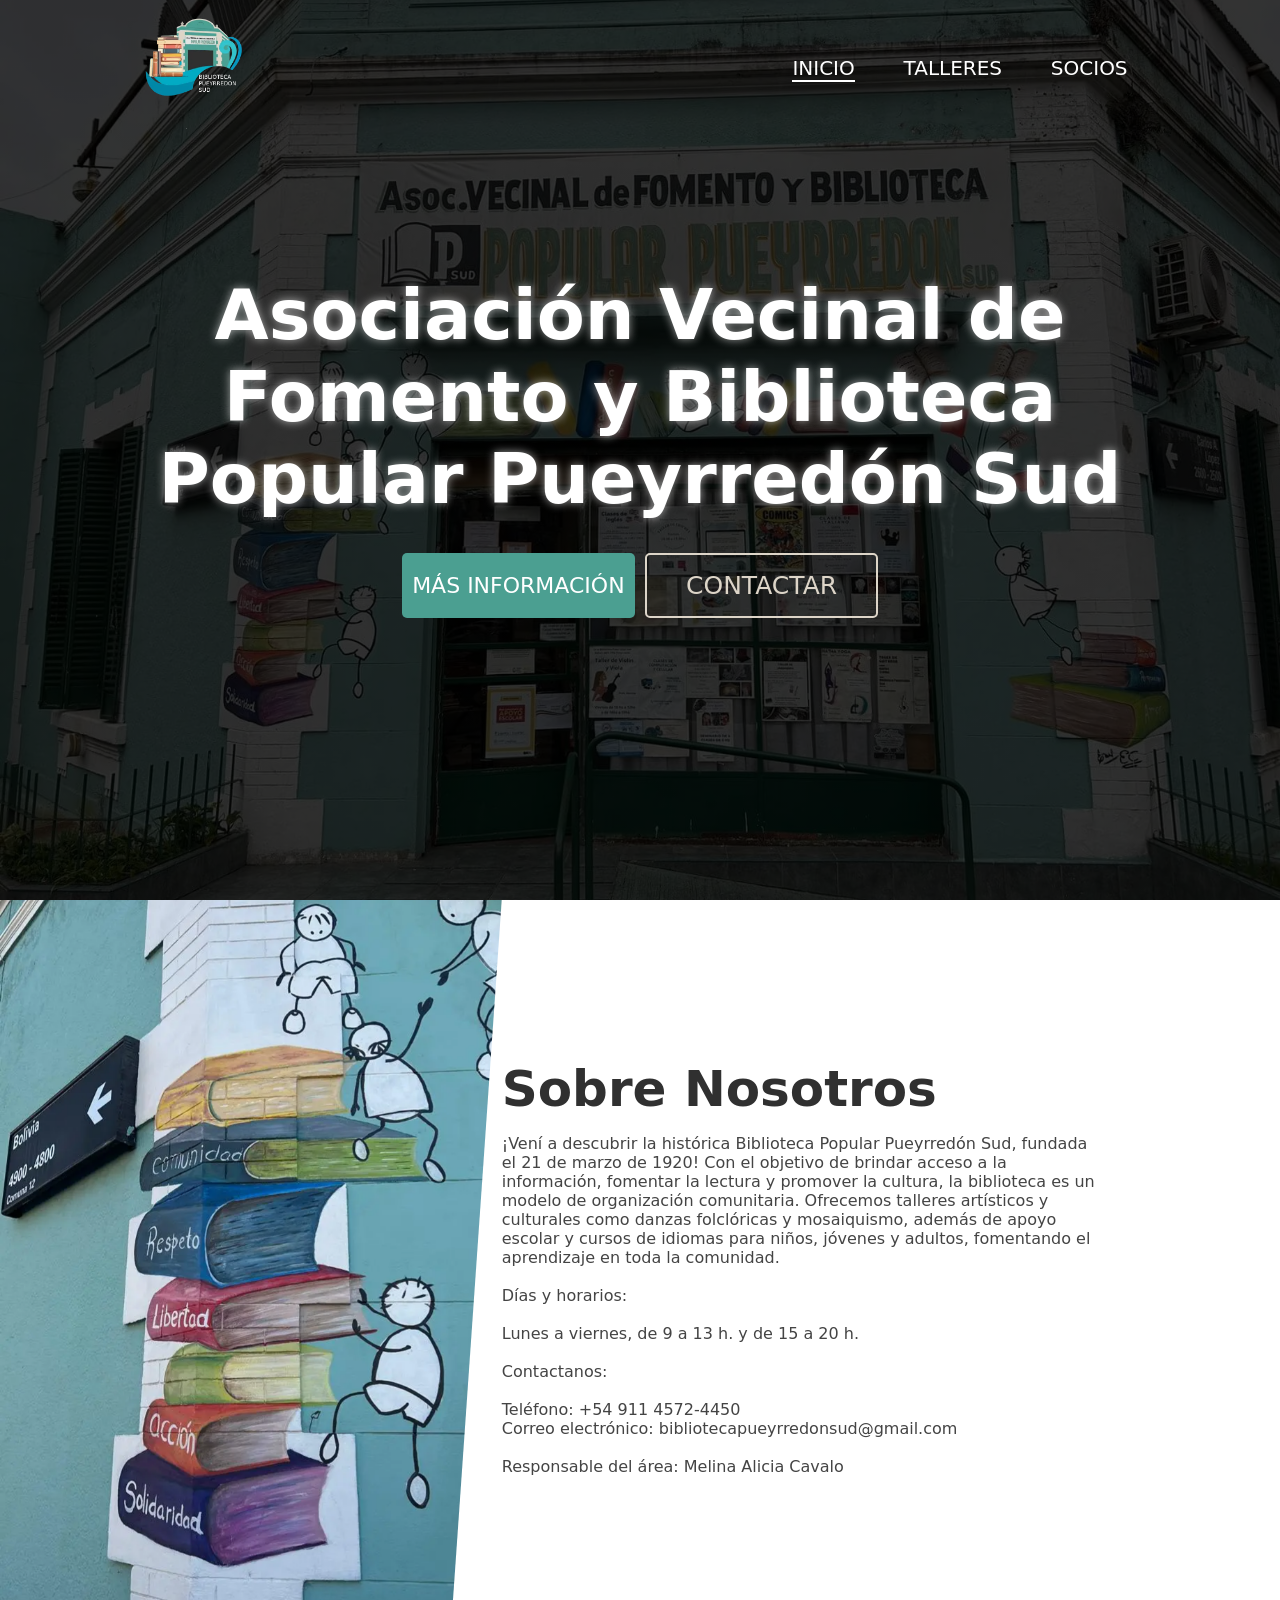
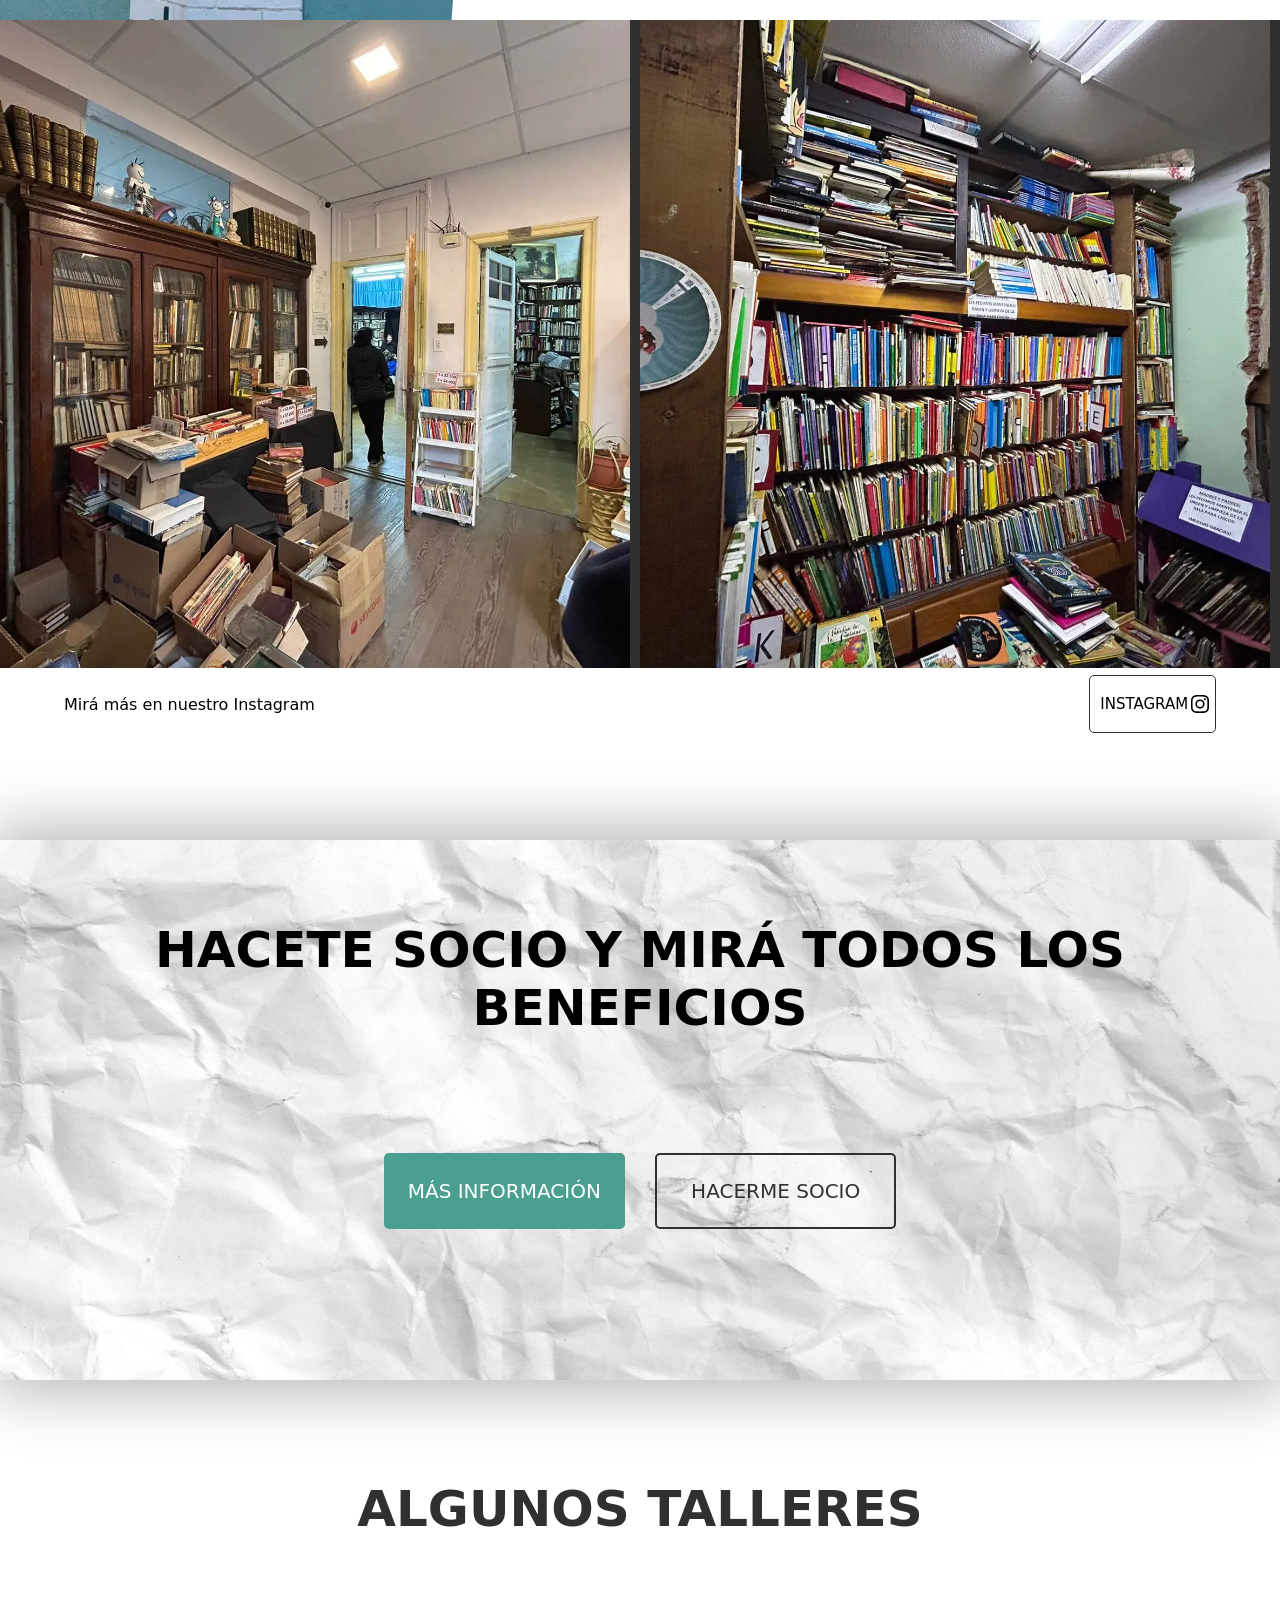
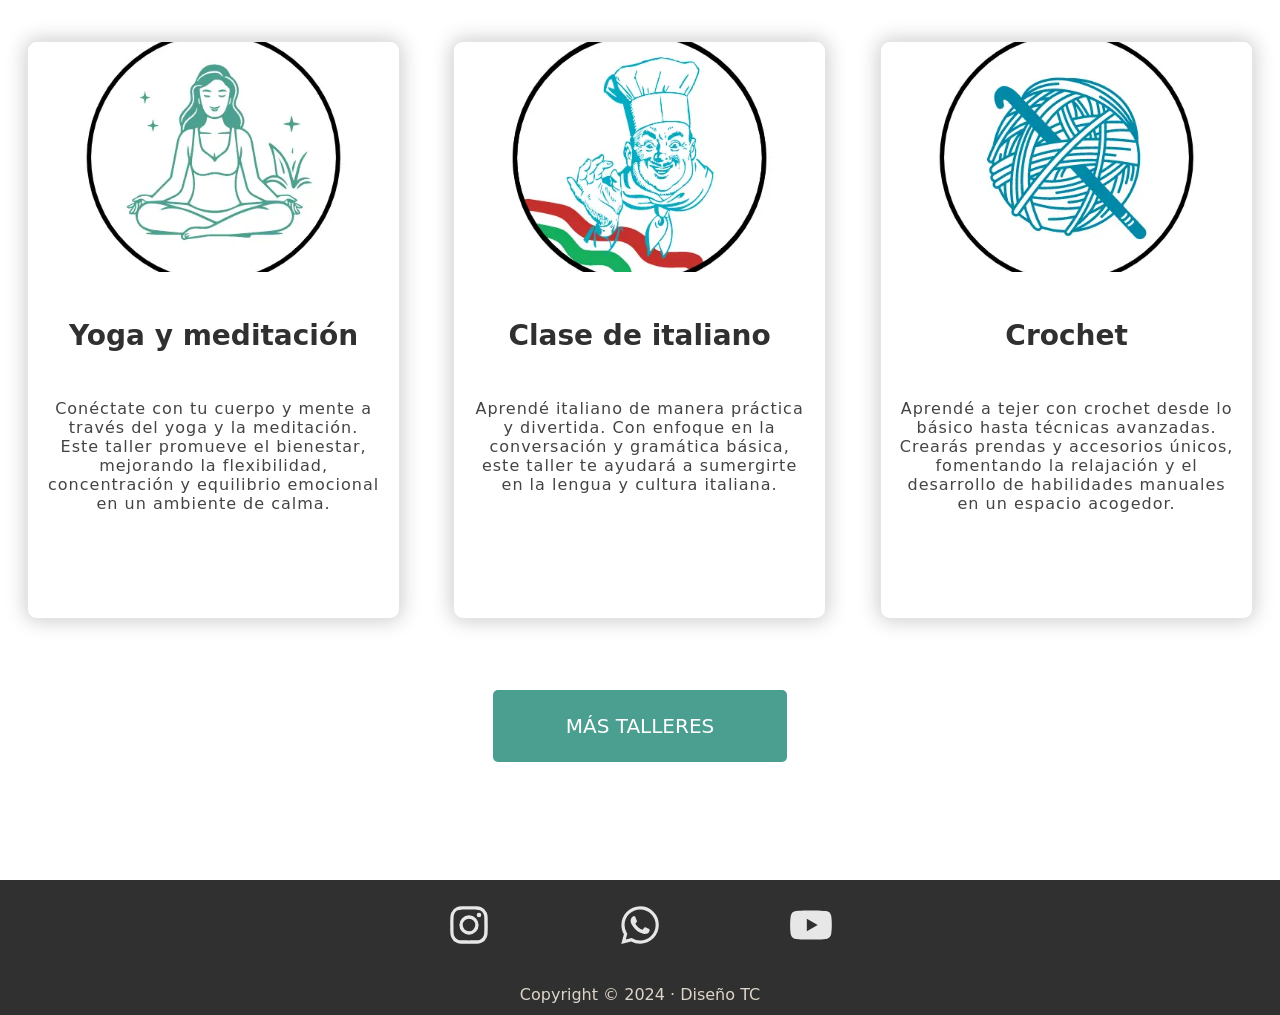
<file: index.html>
<!DOCTYPE html>
<html lang="es">
<head>
    <meta charset="UTF-8">
    <meta name="viewport" content="width=device-width, initial-scale=1.0">
    <link rel="stylesheet" href="css/styles.css">
    <link href="https://unpkg.com/aos@2.3.1/dist/aos.css" rel="stylesheet">
    <meta name="description" content="Bienvenido a la Biblioteca de Villa Pueyrredón, un espacio dedicado a fomentar el amor por la lectura y la cultura. Descubre nuestra amplia colección de libros, participa en talleres y eventos, y disfruta de un ambiente acogedor para todas las edades. ¡Ven y forma parte de nuestra comunidad literaria!">
    <link rel="shortcut icon" href="assets/icons/icono.webp" type="image/x-icon">
    <title>Asociación Vecinal de Fomento y Biblioteca Popular Pueyrredón Sud</title>
</head>
<body>
    <main>
        <div class="menu_container" id="menu_container" onclick="menutoggle()">
            <img src="assets/icons/x.svg" alt="Boton x para el menu">
            <div class="nav_links_container">
                <button id="hover_link">
                    <a href="/index.html">INICIO</a>
                </button>
                <button>
                    <a href="/pages/talleres.html">TALLERES</a>
                </button>
                <button>
                    <a href="/pages/socios.html">SOCIOS</a>
                </button>
            </div>
        </div>
        <nav class="nav_container">
            <div class="nav_img_container">
                <img loading="lazy" src="assets/icons/icono.webp" alt="Imagen del logo de la Biblioteca">
            </div>
            <div class="nav_links_container">
                <img src="assets/icons/menu.svg" class="menu_button_img" alt="Boton de menu" onclick="menutoggle()">
                <button id="hover_link">
                    <a href="/index.html">INICIO</a>
                </button>
                <button>
                    <a href="/pages/talleres.html">TALLERES</a>
                </button>
                <button>
                    <a href="/pages/socios.html">SOCIOS</a>
                </button>
            </div>
        </nav>
        <header class="header_container">
            <h1>Asociación Vecinal de Fomento y Biblioteca Popular Pueyrredón Sud</h1>
            <div class="buttons_header_container">
                <button class="button_1_style" onclick="window.location.href='#about';">MÁS INFORMACIÓN</button>
                <button class="button_2_style" onclick="window.open('https://wa.me/5491145724450', '_blank')">CONTACTAR</button>
            </div>
        </header>
        <section class="about_container" id="about">
            <div class="about_img_container" data-aos="fade-down" data-aos-duration="500">
                <img loading="lazy" src="assets/imgs/about.webp" alt="Imagen de la biblioteca">
            </div>
            <div class="about_text_container" data-aos="fade-left" data-aos-duration="500">
                <h2>Sobre Nosotros</h2>
                <p>¡Vení a descubrir la histórica Biblioteca Popular Pueyrredón Sud, fundada el 21 de marzo de 1920! Con el objetivo de brindar acceso a la información, fomentar la lectura y promover la cultura, la biblioteca es un modelo de organización comunitaria. Ofrecemos talleres artísticos y culturales como danzas folclóricas y mosaiquismo, además de apoyo escolar y cursos de idiomas para niños, jóvenes y adultos, fomentando el aprendizaje en toda la comunidad.</p>
                <br>
                <p>Días y horarios:</p>
                <br>
                <p>Lunes a viernes, de 9 a 13 h. y de 15 a 20 h.</p>
                <br>
                <p>Contactanos:</p>
                <br>
                <p>Teléfono: +54 911 4572-4450</p>
                <p>Correo electrónico: bibliotecapueyrredonsud@gmail.com</p>
                <br>
                <p>Responsable del área: Melina Alicia Cavalo</p>
            </div>
        </section>
        <section class="galeria_container">
            <div class="galeria_imgs_container">
                <img loading="lazy" src="assets/imgs/galeria/img2.webp" alt="Imagen de la biblioteca">
                <img loading="lazy" src="assets/imgs/galeria/img3.webp" alt="Imagen de la biblioteca">
                <img loading="lazy" src="assets/imgs/galeria/img5.webp" alt="Imagen de la biblioteca">
                <img loading="lazy" src="assets/imgs/galeria/img4.webp" alt="Imagen de la biblioteca">
            </div>
            <div class="galeria_text_container">
                <p data-aos="fade-right" data-aos-duration="500">Mirá más en nuestro Instagram</p>
                <button data-aos="fade-left" data-aos-duration="500" onclick="window.open('https://www.instagram.com/bibliotecapueyrredonsud?utm_source=ig_web_button_share_sheet&igsh=ZDNlZDc0MzIxNw==', '_blank')">INSTAGRAM<img loading="lazy" src="assets/icons/instagram.svg" alt="Icono de instagram"></button>
            </div>
        </section>
        <section class="socio_container">
            <h2 data-aos="zoom-in">HACETE SOCIO Y MIRÁ TODOS LOS BENEFICIOS</h2>
            <div class="buttons_socio_container" data-aos="flip-down" data-aos-duration="500">
                <button class="button_1_style" onclick="window.location.href='/pages/socios.html';">MÁS INFORMACIÓN</button>
                <button class="button_2_style" onclick="window.open('https://wa.me/5491145724450', '_blank')">HACERME SOCIO</button>
            </div>
        </section>
        <section class="talleres_container">
            <h2>ALGUNOS TALLERES</h2>
            <div class="talleres_img_container">
                <div class="taller taller_1" data-aos="flip-left" data-aos-delay="200">
                    <img loading="lazy" src="assets/icons/talleres/1.webp" alt="Imagen de taller de la biblioteca">
                    <h3>Yoga y meditación</h3>
                    <p>Conéctate con tu cuerpo y mente a través del yoga y la meditación. Este taller promueve el bienestar, mejorando la flexibilidad, concentración y equilibrio emocional en un ambiente de calma.</p>
                </div>
                <div class="taller taller_2" data-aos="flip-left" data-aos-delay="400">
                    <img loading="lazy" src="assets/icons/talleres/2.webp" alt="Imagen de taller de la biblioteca">
                    <h3>Clase de italiano</h3>
                    <p>Aprendé italiano de manera práctica y divertida. Con enfoque en la conversación y gramática básica, este taller te ayudará a sumergirte en la lengua y cultura italiana.</p>
                </div>
                <div class="taller taller_3" data-aos="flip-left" data-aos-delay="600">
                    <img loading="lazy" src="assets/icons/talleres/3.webp" alt="Imagen de taller de la biblioteca">
                    <h3>Crochet</h3>
                    <p>Aprendé a tejer con crochet desde lo básico hasta técnicas avanzadas. Crearás prendas y accesorios únicos, fomentando la relajación y el desarrollo de habilidades manuales en un espacio acogedor.</p>
                </div>
            </div>
            <button class="button_1_style" onclick="window.location.href='/pages/talleres.html';">MÁS TALLERES</button>
        </section>
        <footer class="footer_container">
            <div class="footer_redes_container">
                <a href="https://www.instagram.com/bibliotecapueyrredonsud?utm_source=ig_web_button_share_sheet&igsh=ZDNlZDc0MzIxNw==" target="_blank" aria-label="siguenos en instagram"><img loading="lazy" src="assets/icons/redes/instagram.svg" alt="Icono de red social para la biblioteca"></a>
                <a href="https://wa.me/5491145724450" target="_blank"><img loading="lazy" src="assets/icons/redes/whatsapp.svg" alt="Icono de red social para la biblioteca"></a>
                <a href="https://www.youtube.com/@BibliotecaPSud" target="_blank"><img loading="lazy" src="assets/icons/redes/youtube.svg" alt="Icono de red social para la biblioteca"></a>
            </div>
            <div class="footer_copyright_container">
                <p>Copyright © 2024 · Diseño TC</p>
            </div>
        </footer>
    </main>
    <script src="https://unpkg.com/aos@2.3.1/dist/aos.js"></script>
    <script src="js/main.js"></script>
</body>
</html>
</file>
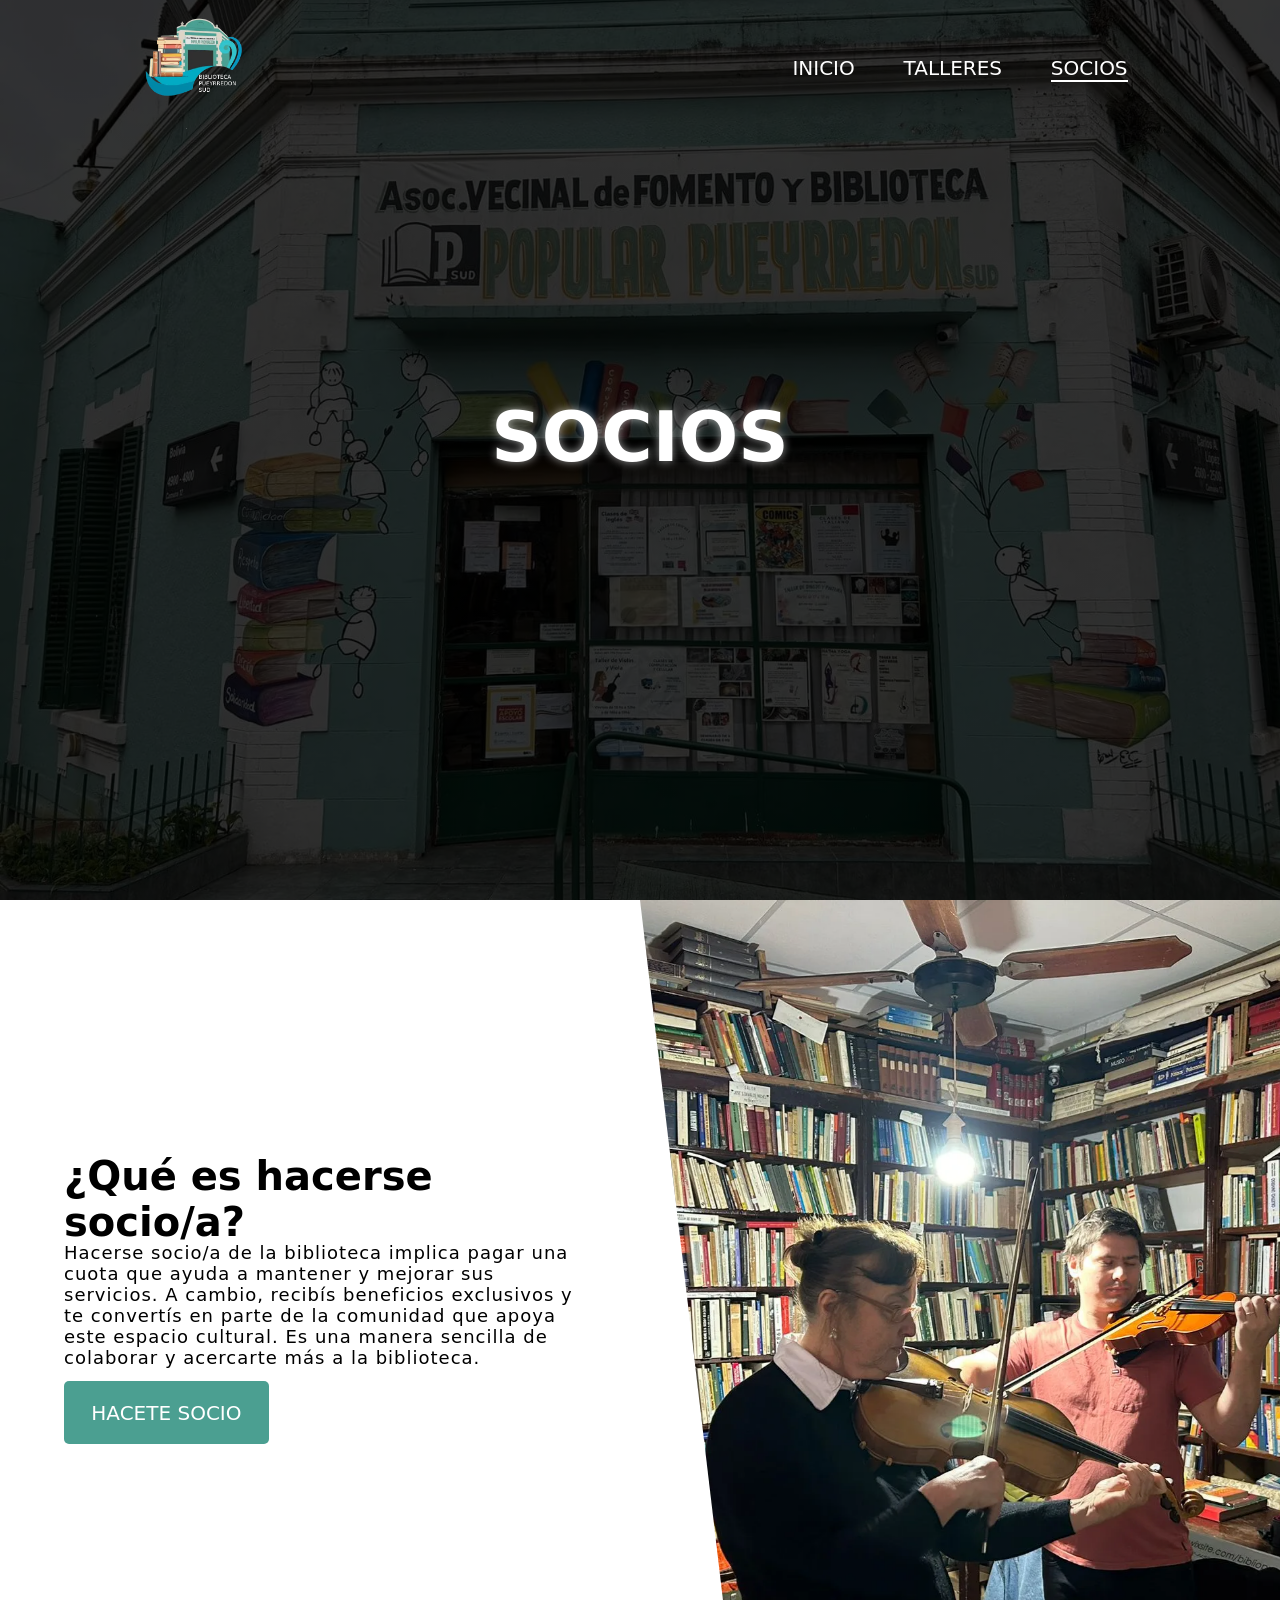
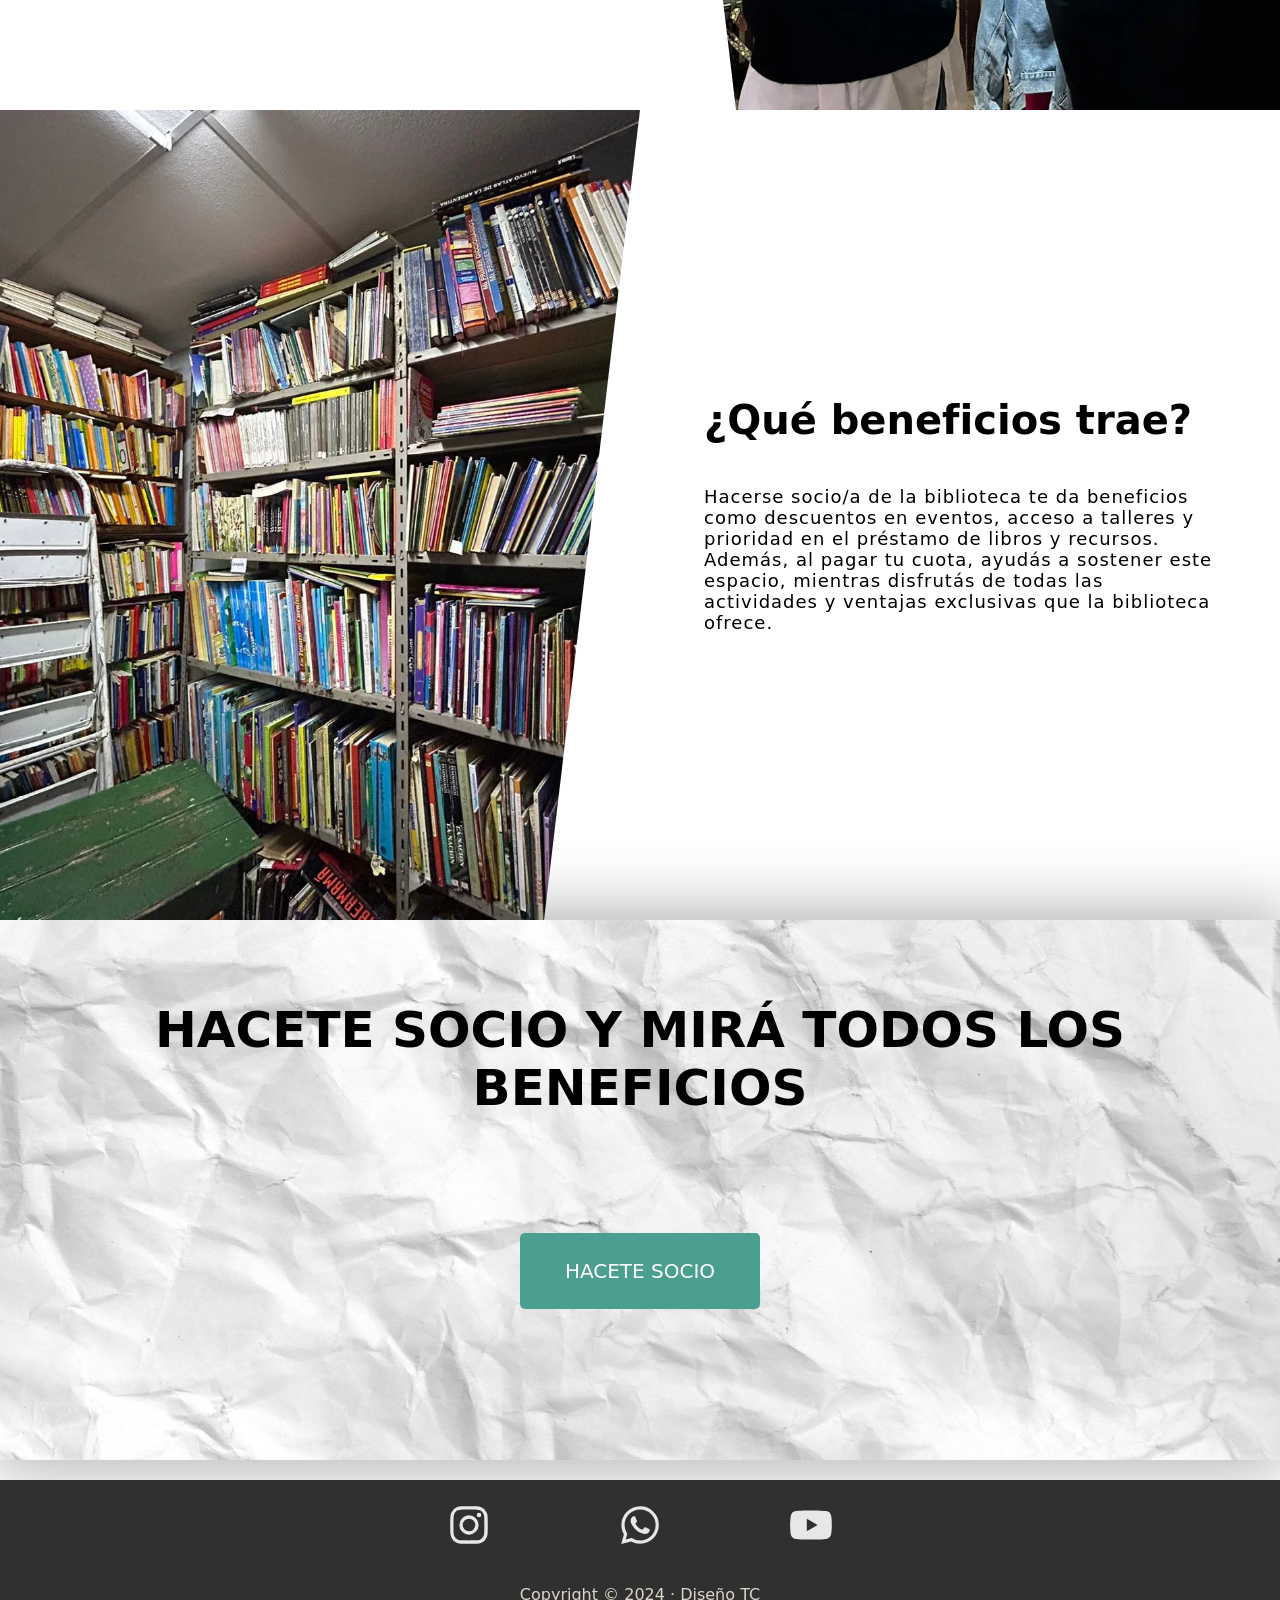
<file: pages/socios.html>
<!DOCTYPE html>
<html lang="es">
<head>
    <meta charset="UTF-8">
    <meta name="viewport" content="width=device-width, initial-scale=1.0">
    <link rel="stylesheet" href="../css/socios.css">
    <link href="https://unpkg.com/aos@2.3.1/dist/aos.css" rel="stylesheet">
    <meta name="description" content="Bienvenido a la Biblioteca de Villa Pueyrredón, un espacio dedicado a fomentar el amor por la lectura y la cultura. Descubre nuestra amplia colección de libros, participa en talleres y eventos, y disfruta de un ambiente acogedor para todas las edades. ¡Ven y forma parte de nuestra comunidad literaria!">
    <link rel="shortcut icon" href="../assets/icons/icono.webp" type="image/x-icon">
    <title>Asociación Vecinal de Fomento y Biblioteca Popular Pueyrredón Sud</title>
</head>
<body>
    <main>
        <div class="menu_container" id="menu_container" onclick="menutoggle()">
            <img src="../assets/icons/x.svg" alt="Boton x para el menu">
            <div class="nav_links_container">
                <button>
                    <a href="../index.html">INICIO</a>
                </button>
                <button>
                    <a href="/pages/talleres.html">TALLERES</a>
                </button>
                <button id="hover_link">
                    <a href="/pages/socios.html">SOCIOS</a>
                </button>
            </div>
        </div>
        <nav class="nav_container">
            <div class="nav_img_container">
                <img loading="lazy" src="../assets/icons/icono.webp" alt="Imagen del logo de la Biblioteca">
            </div>
            <div class="nav_links_container">
                <img src="../assets/icons/menu.svg" class="menu_button_img" alt="Boton de menu" onclick="menutoggle()">
                <button>
                    <a href="../index.html">INICIO</a>
                </button>
                <button>
                    <a href="/pages/talleres.html">TALLERES</a>
                </button>
                <button id="hover_link">
                    <a href="/pages/socios.html">SOCIOS</a>
                </button>
            </div>
        </nav>
        <header class="header_container">
            <h1>SOCIOS</h1>
        </header>
        <section class="about_socios_container">
            <div data-aos="fade-right" data-aos-delay="50" class="about_socios_text_container">
                <h2>¿Qué es hacerse socio/a?</h2>
                <p>Hacerse socio/a de la biblioteca implica pagar una cuota que ayuda a mantener y mejorar sus servicios. A cambio, recibís beneficios exclusivos y te convertís en parte de la comunidad que apoya este espacio cultural. Es una manera sencilla de colaborar y acercarte más a la biblioteca.</p>
                <div class="button_socio_about_container">
                    <button class="button_1_style" onclick="window.location.href='#hacete';">HACETE SOCIO</button>
                </div>
            </div>
            <div data-aos="fade-left" data-aos-delay="400" class="about_socios_img_container">
                <img loading="lazy" src="../assets/imgs/socios_1.webp" alt="Imagen de la biblioteca">
            </div>
        </section>
        <section class="beneficios_socios_container">
            <div data-aos="fade-right" data-aos-delay="50" class="beneficios_socios_img_container">
                <img loading="lazy" src="../assets/imgs/socios_2.webp" alt="Imagen de la biblioteca">
            </div>
            <div data-aos="fade-right" data-aos-delay="400" class="beneficios_socios_text_container">
                <h2>¿Qué beneficios trae?</h2>
                <p>Hacerse socio/a de la biblioteca te da beneficios como descuentos en eventos, acceso a talleres y prioridad en el préstamo de libros y recursos. Además, al pagar tu cuota, ayudás a sostener este espacio, mientras disfrutás de todas las actividades y ventajas exclusivas que la biblioteca ofrece.</p>
            </div>
        </section>
        <section class="socio_container" id="hacete">
            <h2 data-aos="zoom-in">HACETE SOCIO Y MIRÁ TODOS LOS BENEFICIOS</h2>
            <div data-aos="flip-down" data-aos-duration="500" class="buttons_socio_container">
                <button class="button_1_style" onclick="window.open('https://wa.me/5491145724450', '_blank')">HACETE SOCIO</button>
            </div>
        </section>
        <footer class="footer_container">
            <div class="footer_redes_container">
                <a href="https://www.instagram.com/bibliotecapueyrredonsud?utm_source=ig_web_button_share_sheet&igsh=ZDNlZDc0MzIxNw==" target="_blank" aria-label="siguenos en instagram"><img loading="lazy" src="../assets/icons/redes/instagram.svg" alt="Icono de red social para la biblioteca"></a>
                <a href="https://wa.me/5491145724450" target="_blank"><img loading="lazy" src="../assets/icons/redes/whatsapp.svg" alt="Icono de red social para la biblioteca"></a>
                <a href="https://www.youtube.com/@BibliotecaPSud" target="_blank"><img loading="lazy" src="../assets/icons/redes/youtube.svg" alt="Icono de red social para la biblioteca"></a>
            </div>
            <div class="footer_copyright_container">
                <p>Copyright © 2024 · Diseño TC</p>
            </div>
        </footer>
    </main>
    <script src="https://unpkg.com/aos@2.3.1/dist/aos.js"></script>
    <script src="../js/socios.js"></script>
</body>
</html>
</file>
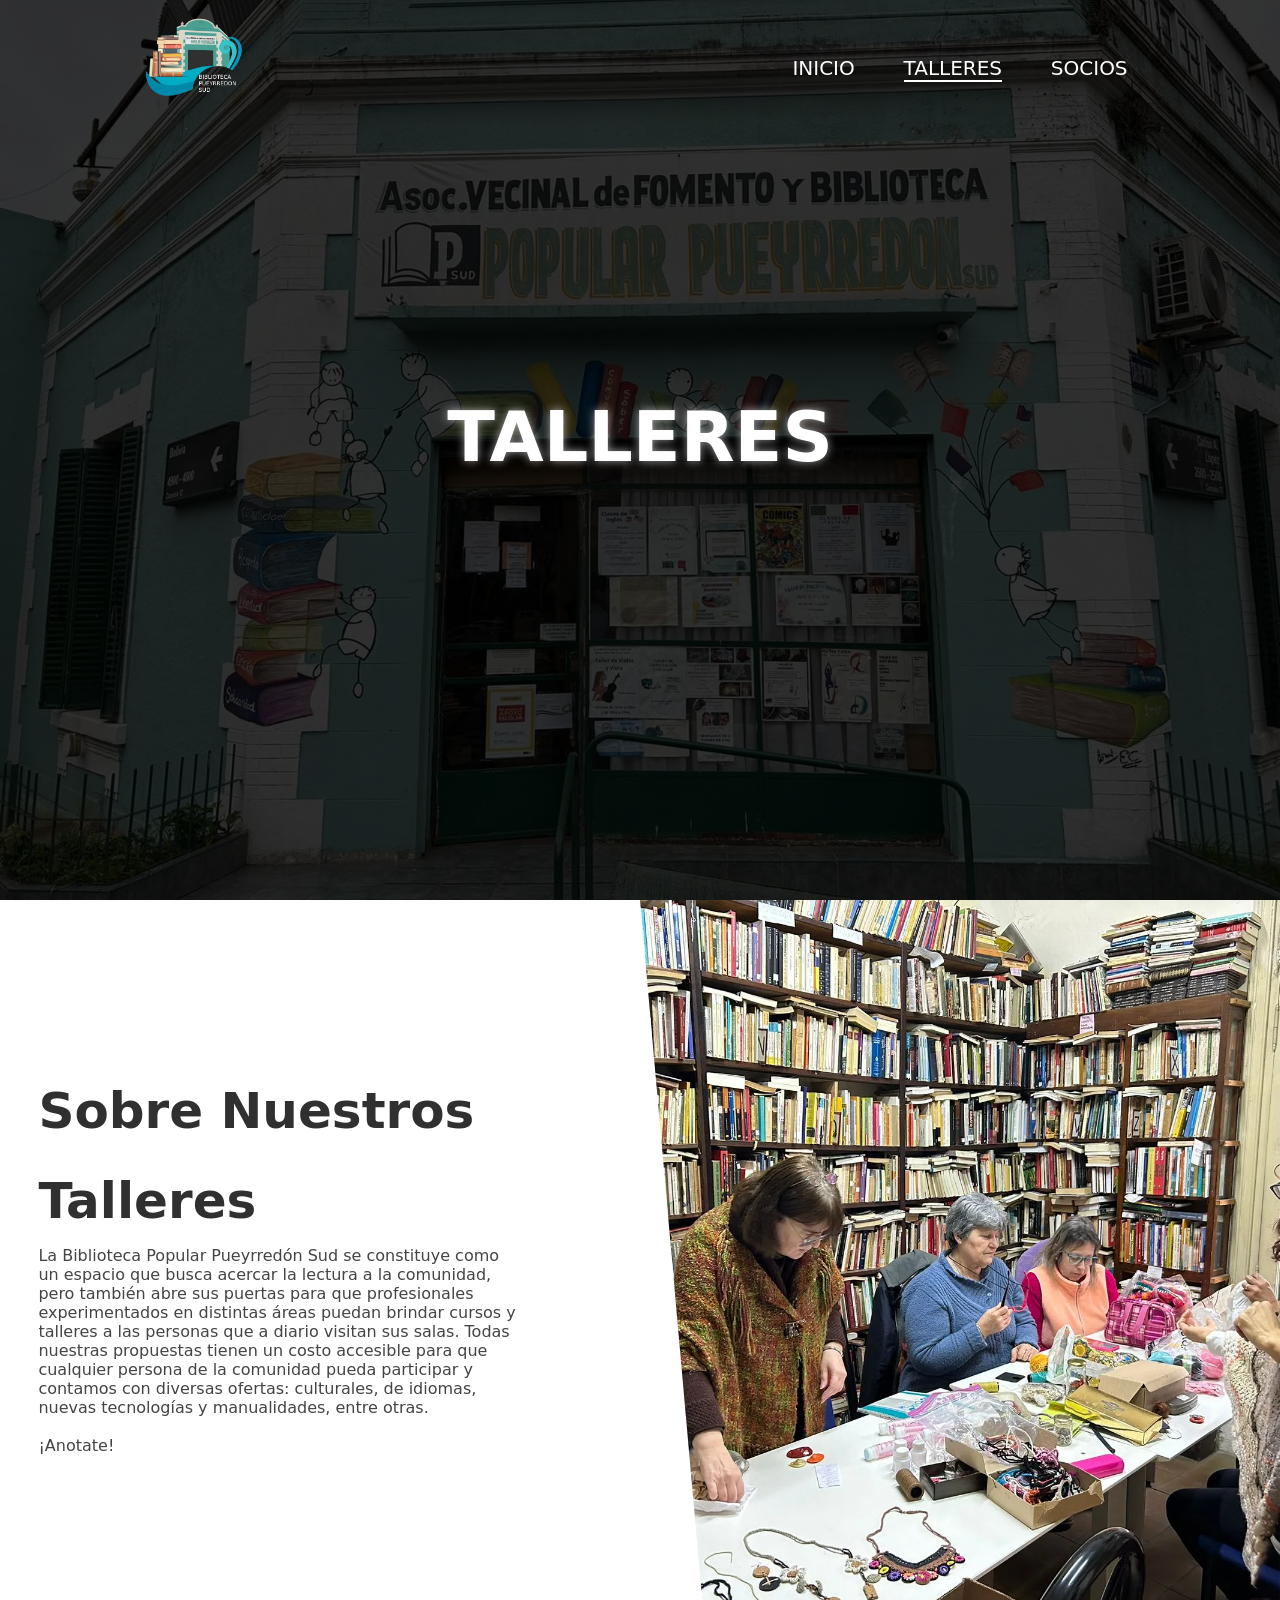
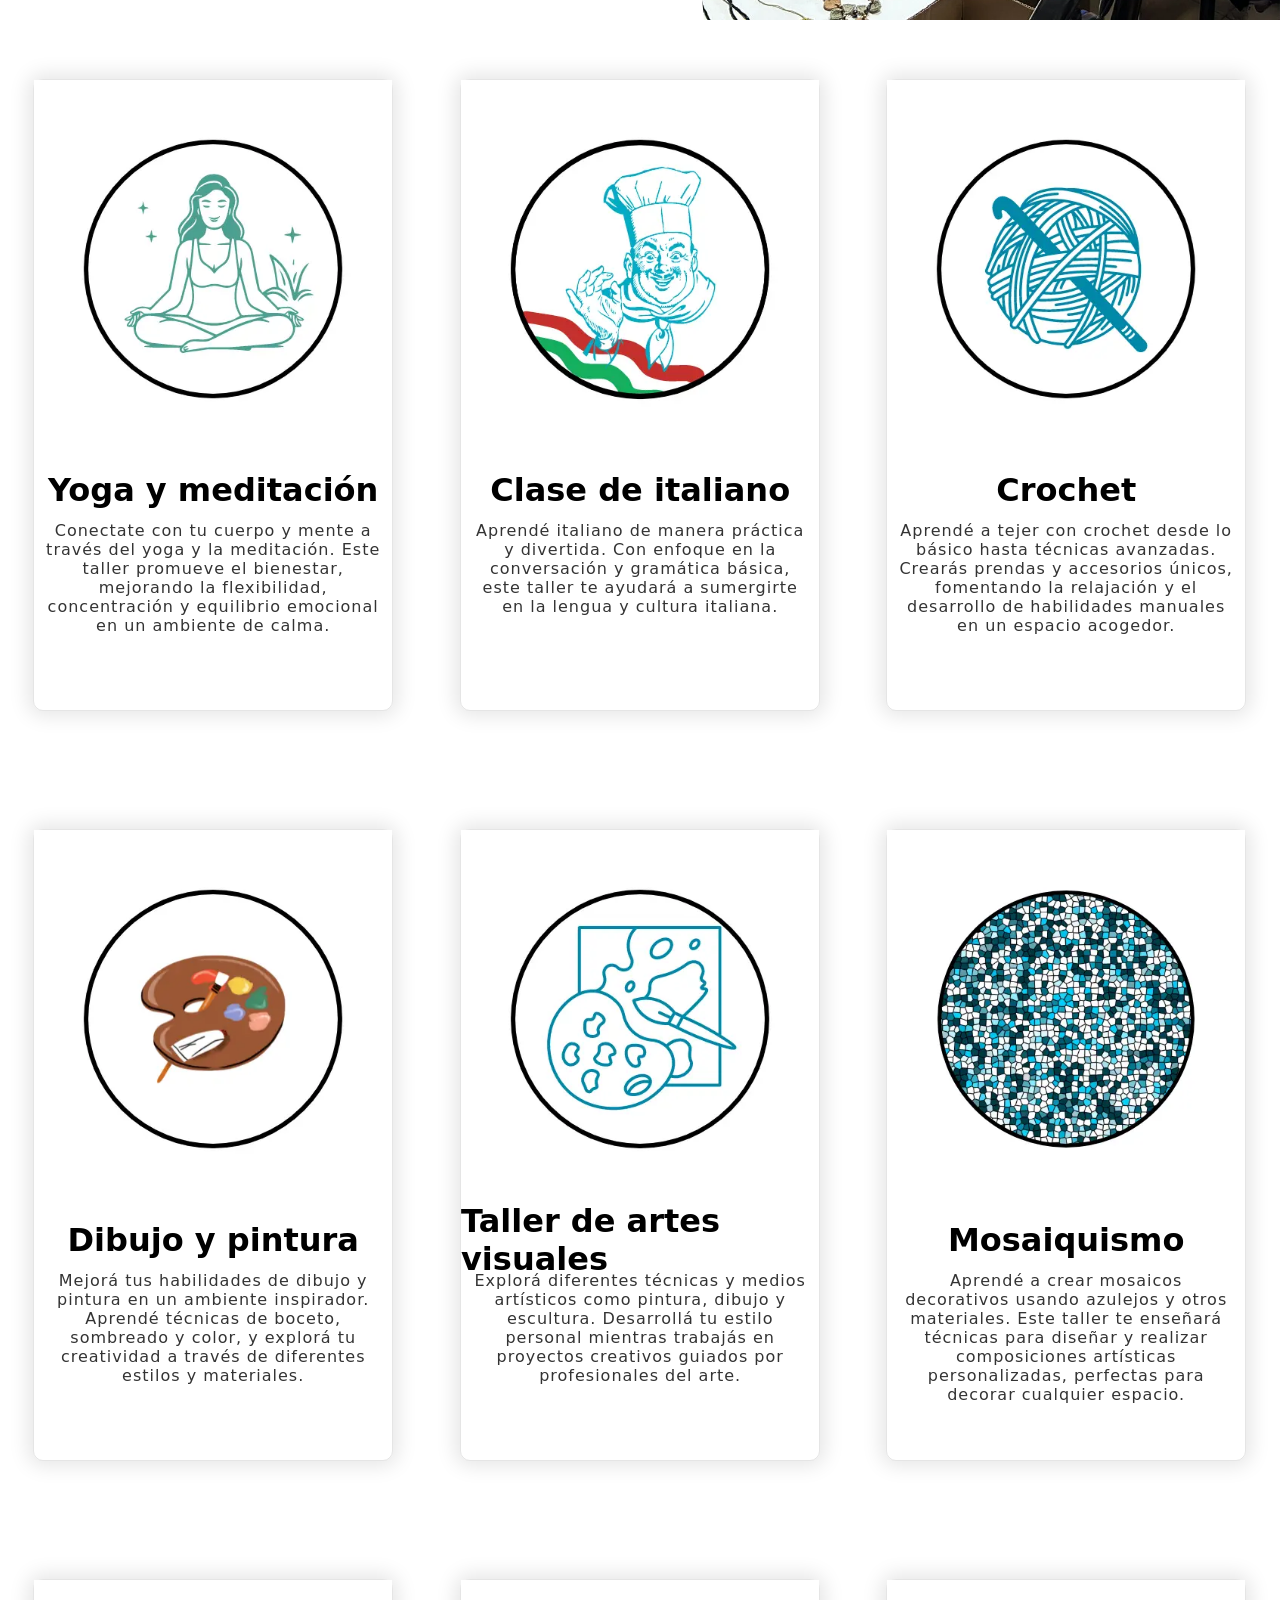
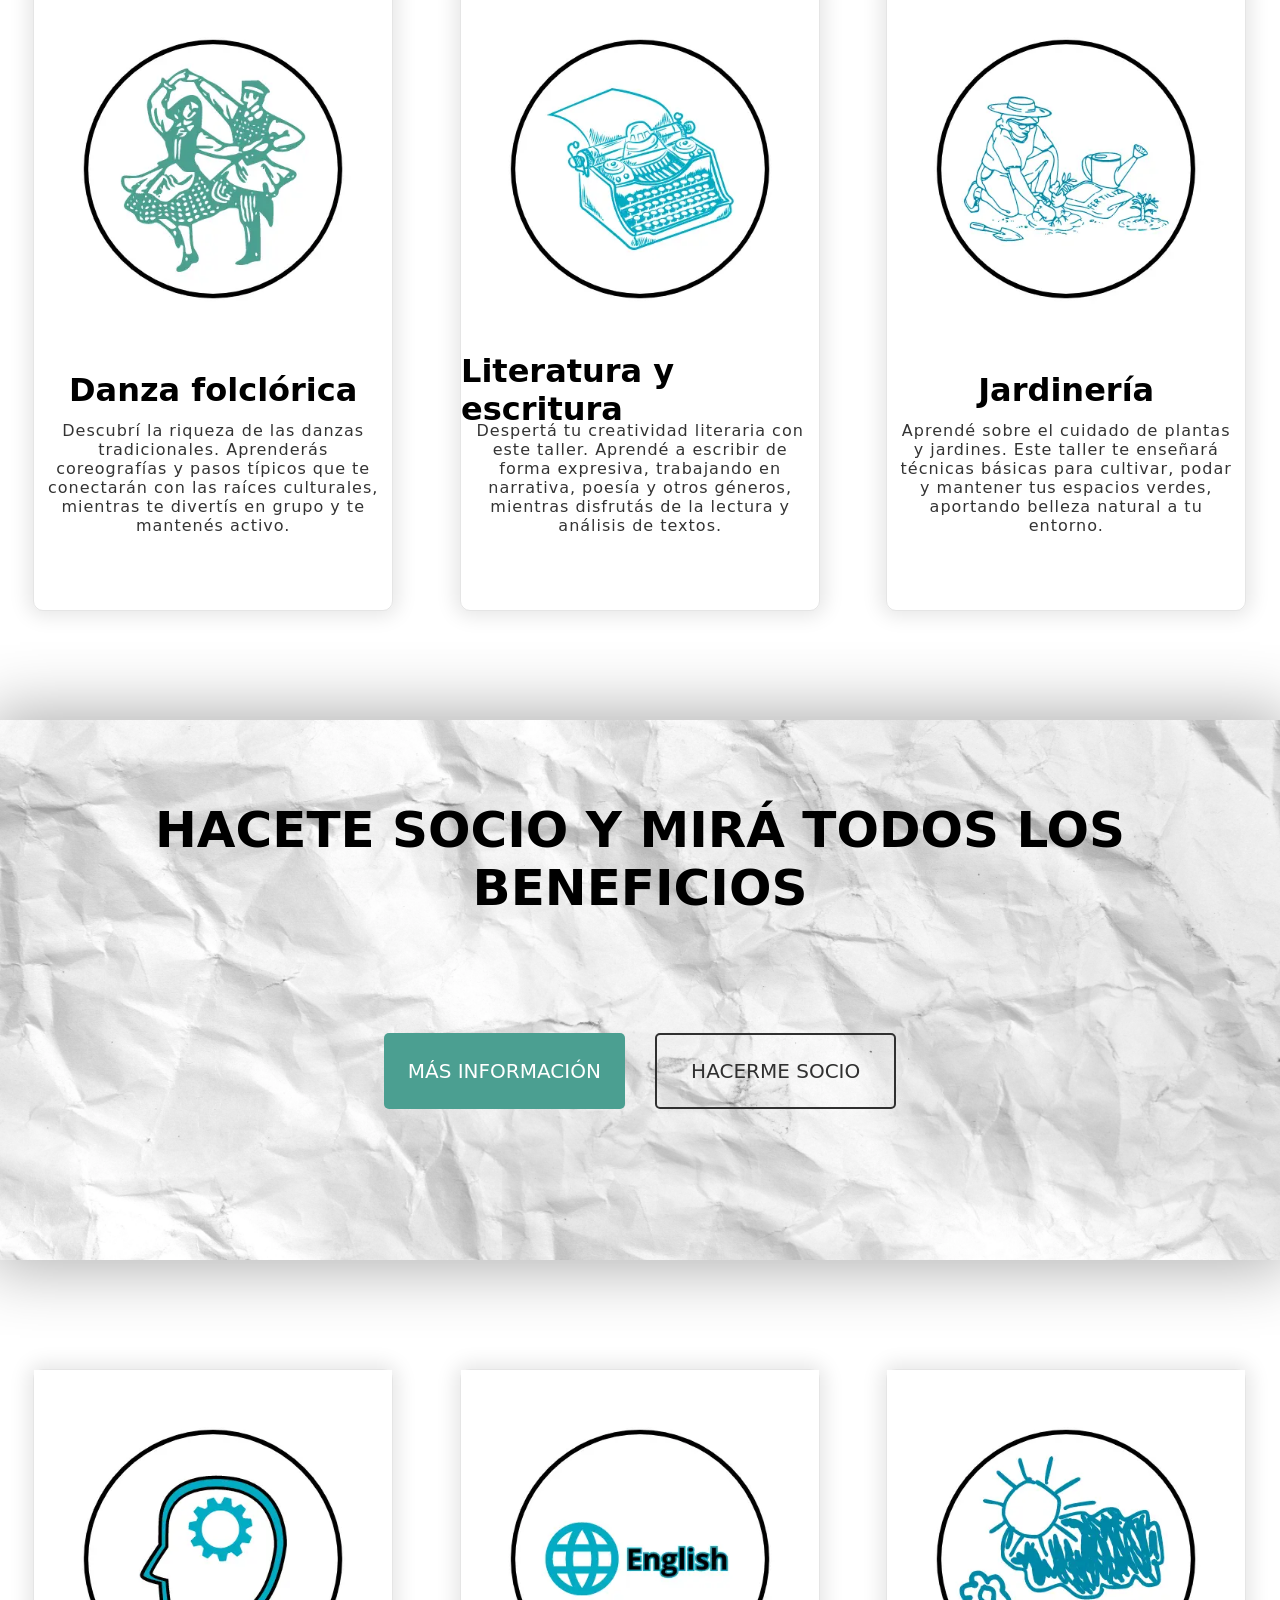
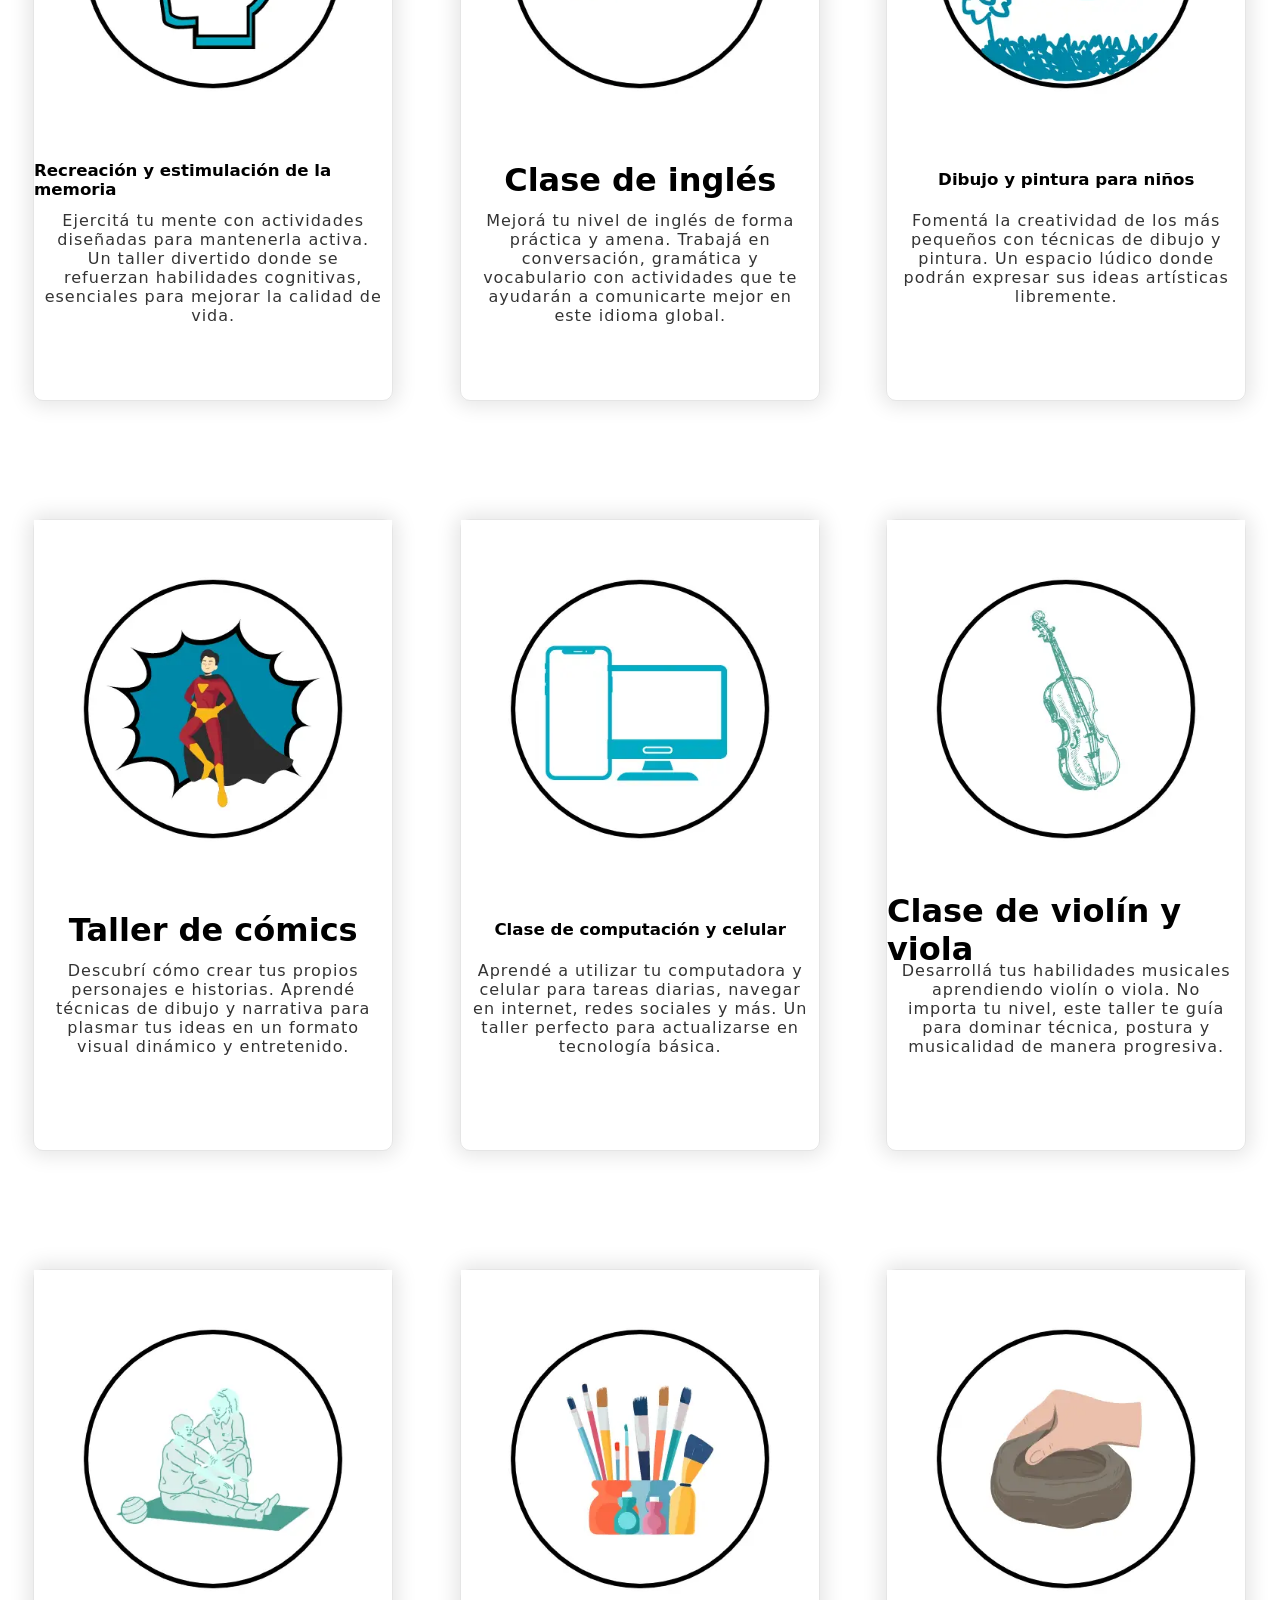
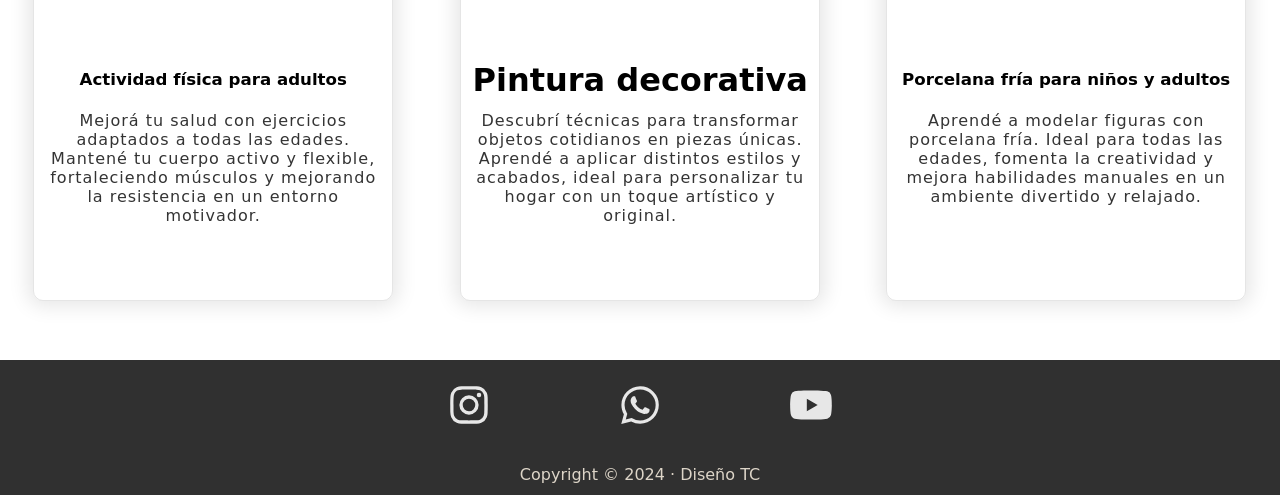
<file: pages/talleres.html>
<!DOCTYPE html>
<html lang="es">
<head>
    <meta charset="UTF-8">
    <meta name="viewport" content="width=device-width, initial-scale=1.0">
    <link rel="stylesheet" href="../css/talleres.css">
    <link href="https://unpkg.com/aos@2.3.1/dist/aos.css" rel="stylesheet">
    <meta name="description" content="Bienvenido a la Biblioteca de Villa Pueyrredón, un espacio dedicado a fomentar el amor por la lectura y la cultura. Descubre nuestra amplia colección de libros, participa en talleres y eventos, y disfruta de un ambiente acogedor para todas las edades. ¡Ven y forma parte de nuestra comunidad literaria!">
    <link rel="shortcut icon" href="../assets/icons/icono.webp" type="image/x-icon">
    <title>Asociación Vecinal de Fomento y Biblioteca Popular Pueyrredón Sud</title>
</head>
<body>
    <main>
        <div class="menu_container" id="menu_container" onclick="menutoggle()">
            <img src="../assets/icons/x.svg" alt="Boton x para el menu">
            <div class="nav_links_container">
                <button>
                    <a href="../index.html">INICIO</a>
                </button>
                <button id="hover_link">
                    <a href="/pages/talleres.html">TALLERES</a>
                </button>
                <button>
                    <a href="/pages/socios.html">SOCIOS</a>
                </button>
            </div>
        </div>
        <nav class="nav_container">
            <div class="nav_img_container">
                <img loading="lazy" src="../assets/icons/icono.webp" alt="Imagen del logo de la Biblioteca">
            </div>
            <div class="nav_links_container">
                <img src="../assets/icons/menu.svg" class="menu_button_img" alt="Boton de menu" onclick="menutoggle()">
                <button>
                    <a href="../index.html">INICIO</a>
                </button>
                <button id="hover_link">
                    <a href="/pages/talleres.html">TALLERES</a>
                </button>
                <button>
                    <a href="/pages/socios.html">SOCIOS</a>
                </button>
            </div>
        </nav>
        <header class="header_container">
            <h1>TALLERES</h1>
        </header>
        <section class="about_talleres_container" id="about">
            <div data-aos="fade-right" class="about_text_container">
                <h2>Sobre Nuestros Talleres</h2>
                <p>La Biblioteca Popular Pueyrredón Sud se constituye como un espacio que busca acercar la lectura a la comunidad, pero también abre sus puertas para que profesionales experimentados en distintas áreas puedan brindar cursos y talleres a las personas que a diario visitan sus salas. Todas nuestras propuestas tienen un costo accesible para que cualquier persona de la comunidad pueda participar y contamos con diversas ofertas: culturales, de idiomas, nuevas tecnologías y manualidades, entre otras.</p>
                <br>
                <p>¡Anotate!</p>
            </div>
            <div data-aos="fade-left" data-aos-delay="500" class="about_img_container">
                <img loading="lazy" src="../assets/imgs/talleres_about.webp" alt="Imagen de la biblioteca">
            </div>
        </section>
        <section class="talleres_1_container">
            <div class="taller_container taller_1" data-aos="flip-left" data-aos-delay="400">
                <img loading="lazy" src="../assets/icons/talleres/1.webp" alt="Imagen de taller de la biblioteca">
                <h2>Yoga y meditación</h2>
                <p>Conectate con tu cuerpo y mente a través del yoga y la meditación. Este taller promueve el bienestar, mejorando la flexibilidad, concentración y equilibrio emocional en un ambiente de calma.</p>
            </div>
            <div class="taller_container taller_2" data-aos="flip-left" data-aos-delay="800">
                <img loading="lazy" src="../assets/icons/talleres/2.webp" alt="Imagen de taller de la biblioteca">
                <h2>Clase de italiano</h2>
                <p>Aprendé italiano de manera práctica y divertida. Con enfoque en la conversación y gramática básica, este taller te ayudará a sumergirte en la lengua y cultura italiana.</p>
            </div>
            <div class="taller_container taller_3" data-aos="flip-left" data-aos-delay="1200">
                <img loading="lazy" src="../assets/icons/talleres/3.webp" alt="Imagen de taller de la biblioteca">
                <h2>Crochet</h2>
                <p>Aprendé a tejer con crochet desde lo básico hasta técnicas avanzadas. Crearás prendas y accesorios únicos, fomentando la relajación y el desarrollo de habilidades manuales en un espacio acogedor.</p>
            </div>
            <div class="taller_container taller_4" data-aos="flip-left" data-aos-delay="400">
                <img loading="lazy" src="../assets/icons/talleres/4.webp" alt="Imagen de taller de la biblioteca">
                <h2>Dibujo y pintura</h2>
                <p>Mejorá tus habilidades de dibujo y pintura en un ambiente inspirador. Aprendé técnicas de boceto, sombreado y color, y explorá tu creatividad a través de diferentes estilos y materiales.</p>
            </div>
            <div class="taller_container taller_5" data-aos="flip-left" data-aos-delay="800">
                <img loading="lazy" src="../assets/icons/talleres/5.webp" alt="Imagen de taller de la biblioteca">
                <h2>Taller de artes visuales</h2>
                <p>Explorá diferentes técnicas y medios artísticos como pintura, dibujo y escultura. Desarrollá tu estilo personal mientras trabajás en proyectos creativos guiados por profesionales del arte.</p>
            </div>
            <div class="taller_container taller_6" data-aos="flip-left" data-aos-delay="1200">
                <img loading="lazy" src="../assets/icons/talleres/6.webp" alt="Imagen de taller de la biblioteca">
                <h2>Mosaiquismo</h2>
                <p>Aprendé a crear mosaicos decorativos usando azulejos y otros materiales. Este taller te enseñará técnicas para diseñar y realizar composiciones artísticas personalizadas, perfectas para decorar cualquier espacio.</p>
            </div>
            <div class="taller_container taller_7" data-aos="flip-left" data-aos-delay="400">
                <img loading="lazy" src="../assets/icons/talleres/7.webp" alt="Imagen de taller de la biblioteca">
                <h2>Danza folclórica</h2>
                <p>Descubrí la riqueza de las danzas tradicionales. Aprenderás coreografías y pasos típicos que te conectarán con las raíces culturales, mientras te divertís en grupo y te mantenés activo. </p>
            </div>
            <div class="taller_container taller_8" data-aos="flip-left" data-aos-delay="800">
                <img loading="lazy" src="../assets/icons/talleres/8.webp" alt="Imagen de taller de la biblioteca">
                <h2>Literatura y escritura</h2>
                <p>Despertá tu creatividad literaria con este taller. Aprendé a escribir de forma expresiva, trabajando en narrativa, poesía y otros géneros, mientras disfrutás de la lectura y análisis de textos.</p>
            </div>
            <div class="taller_container taller_9" data-aos="flip-left" data-aos-delay="1200">
                <img loading="lazy" src="../assets/icons/talleres/9.webp" alt="Imagen de taller de la biblioteca">
                <h2>Jardinería</h2>
                <p>Aprendé sobre el cuidado de plantas y jardines. Este taller te enseñará técnicas básicas para cultivar, podar y mantener tus espacios verdes, aportando belleza natural a tu entorno.</p>
            </div>
        </section>
        <section class="socio_container">
            <h2 data-aos="zoom-in">HACETE SOCIO Y MIRÁ TODOS LOS BENEFICIOS</h2>
            <div class="buttons_socio_container" data-aos="flip-down" data-aos-duration="500">
                <button class="button_1_style" onclick="window.location.href='/pages/socios.html';">MÁS INFORMACIÓN</button>
                <button class="button_2_style" onclick="window.open('https://wa.me/5491145724450', '_blank')">HACERME SOCIO</button>
            </div>
        </section>
        <section class="talleres_2_container">
            <div class="taller_container taller_1" data-aos="flip-left" data-aos-delay="400">
                <img loading="lazy" src="../assets/icons/talleres/10.webp" alt="Imagen de taller de la biblioteca">
                <h2>Recreación y estimulación de la memoria</h2>
                <p>Ejercitá tu mente con actividades diseñadas para mantenerla activa. Un taller divertido donde se refuerzan habilidades cognitivas, esenciales para mejorar la calidad de vida.</p>
            </div>
            <div class="taller_container taller_2" data-aos="flip-left" data-aos-delay="800">
                <img loading="lazy" src="../assets/icons/talleres/11.webp" alt="Imagen de taller de la biblioteca">
                <h2>Clase de inglés</h2>
                <p>Mejorá tu nivel de inglés de forma práctica y amena. Trabajá en conversación, gramática y vocabulario con actividades que te ayudarán a comunicarte mejor en este idioma global.</p>
            </div>
            <div class="taller_container taller_3" data-aos="flip-left" data-aos-delay="1200">
                <img loading="lazy" src="../assets/icons/talleres/12.webp" alt="Imagen de taller de la biblioteca">
                <h2>Dibujo y pintura para niños</h2>
                <p>Fomentá la creatividad de los más pequeños con técnicas de dibujo y pintura. Un espacio lúdico donde podrán expresar sus ideas artísticas libremente.</p>
            </div>
            <div class="taller_container taller_4" data-aos="flip-left" data-aos-delay="400">
                <img loading="lazy" src="../assets/icons/talleres/13.webp" alt="Imagen de taller de la biblioteca">
                <h2>Taller de cómics</h2>
                <p>Descubrí cómo crear tus propios personajes e historias. Aprendé técnicas de dibujo y narrativa para plasmar tus ideas en un formato visual dinámico y entretenido.</p>
            </div>
            <div class="taller_container taller_5" data-aos="flip-left" data-aos-delay="800">
                <img loading="lazy" src="../assets/icons/talleres/14.webp" alt="Imagen de taller de la biblioteca">
                <h2>Clase de computación y celular</h2>
                <p>Aprendé a utilizar tu computadora y celular para tareas diarias, navegar en internet, redes sociales y más. Un taller perfecto para actualizarse en tecnología básica.</p>
            </div>
            <div class="taller_container taller_6" data-aos="flip-left" data-aos-delay="1200">
                <img loading="lazy" src="../assets/icons/talleres/15.webp" alt="Imagen de taller de la biblioteca">
                <h2>Clase de violín y viola</h2>
                <p>Desarrollá tus habilidades musicales aprendiendo violín o viola. No importa tu nivel, este taller te guía para dominar técnica, postura y musicalidad de manera progresiva.</p>
            </div>
            <div class="taller_container taller_7" data-aos="flip-left" data-aos-delay="400">
                <img loading="lazy" src="../assets/icons/talleres/16.webp" alt="Imagen de taller de la biblioteca">
                <h2>Actividad física para adultos</h2>
                <p>Mejorá tu salud con ejercicios adaptados a todas las edades. Mantené tu cuerpo activo y flexible, fortaleciendo músculos y mejorando la resistencia en un entorno motivador.</p>
            </div>
            <div class="taller_container taller_8" data-aos="flip-left" data-aos-delay="800">
                <img loading="lazy" src="../assets/icons/talleres/17.webp" alt="Imagen de taller de la biblioteca">
                <h2>Pintura decorativa</h2>
                <p>Descubrí técnicas para transformar objetos cotidianos en piezas únicas. Aprendé a aplicar distintos estilos y acabados, ideal para personalizar tu hogar con un toque artístico y original.</p>
            </div>
            <div class="taller_container taller_9" data-aos="flip-left" data-aos-delay="1200">
                <img loading="lazy" src="../assets/icons/talleres/18.webp" alt="Imagen de taller de la biblioteca">
                <h2>Porcelana fría para niños y adultos</h2>
                <p>Aprendé a modelar figuras con porcelana fría. Ideal para todas las edades, fomenta la creatividad y mejora habilidades manuales en un ambiente divertido y relajado.</p>
            </div>
        </section>
        <footer class="footer_container">
            <div class="footer_redes_container">
                <a href="https://www.instagram.com/bibliotecapueyrredonsud?utm_source=ig_web_button_share_sheet&igsh=ZDNlZDc0MzIxNw==" target="_blank" aria-label="siguenos en instagram"><img loading="lazy" src="../assets/icons/redes/instagram.svg" alt="Icono de red social para la biblioteca"></a>
                <a href="https://wa.me/5491145724450" target="_blank"><img loading="lazy" src="../assets/icons/redes/whatsapp.svg" alt="Icono de red social para la biblioteca"></a>
                <a href="https://www.youtube.com/@BibliotecaPSud" target="_blank"><img loading="lazy" src="../assets/icons/redes/youtube.svg" alt="Icono de red social para la biblioteca"></a>
            </div>
            <div class="footer_copyright_container">
                <p>Copyright © 2024 · Diseño TC</p>
            </div>
        </footer>
    </main>
    <script src="https://unpkg.com/aos@2.3.1/dist/aos.js"></script>
    <script src="../js/talleres.js"></script>
</body>
</html>
</file>
<file: css/styles.css>
:root {
    --color-white: rgb(255, 255, 255);
    --color-black: rgb(0, 0, 0);
    --color-primary: #303030;
    --color-secondary: #4b9f91;
    --color-tertiary: #0088a8;
    --color-fourth: #01abc4;
    --color-fifth: #ddd5c8;
    scroll-behavior: smooth;
}

* {
    padding: 0;
    margin: 0;
    font-family: system-ui;
}

body {
    overflow-x: hidden;
}

/* Button styles */
.button_1_style {
    background-color: var(--color-secondary);
    color: var(--color-white);
    cursor: pointer;
    border: none;
    border-radius: 5px;
    transition: background-color 0.4s ease-in-out, color 0.4s ease-in-out;
}

.button_2_style {
    background-color: transparent;
    color: var(--color-primary);
    border: 2px solid var(--color-primary);
    cursor: pointer;
    border-radius: 5px;
    transition: background-color 0.4s ease-in-out, color 0.4s ease-in-out,border 0.4s ease-in-out;
}

.button_2_style:hover {
    background-color: var(--color-fifth);
    color: var(--color-primary);
    border: 2px solid transparent;
}

.button_1_style:hover {
    background-color: var(--color-fifth);
    color: var(--color-primary);
}
/* ################## */

.menu_container {
    width: 100vw;
    height: 100vh;
    background-color: rgba(0, 0, 0, 0.8);
    backdrop-filter: blur(10px);
    z-index: 100;
    position: fixed;
    clip-path: circle(0% at 100% 0);
    transition: all .6s ease-in-out;

    & img {
        position: absolute;
        top: 15px;
        left: 15px;
        width: 100px;
        cursor: pointer;
    }

    & .nav_links_container {
        width: 100%;
        height: 100%;
        display: flex;
        flex-direction: column;
        align-items: center;
        justify-content: space-around;

        & img {
            display: none;
        }

        & button {
            font-size: 60px;
            color: #e1e1e1;
            font-family: inherit;
            font-weight: 500;
            cursor: pointer;
            position: relative;
            border: none;
            background: none;
            text-transform: uppercase;
            transition-timing-function: cubic-bezier(0.25, 0.8, 0.25, 1);
            transition-duration: 400ms;
            transition-property: color;

            & a {
                text-decoration: none;
                color: #fff;
            }
        }

        & button:focus,
        button:hover {
            color: #fff;
        }

        & button:focus:after,
        button:hover:after {
            width: 100%;
            left: 0%;
        }

        & button:after {
            content: "";
            pointer-events: none;
            bottom: -2px;
            left: 50%;
            position: absolute;
            width: 0%;
            height: 2px;
            background-color: #fff;
            transition-timing-function: cubic-bezier(0.25, 0.8, 0.25, 1);
            transition-duration: 400ms;
            transition-property: width, left;
        }

        & #hover_link:after {
            width: 100% !important;
            left: 0%;
            color: #fff;
        }
    }
}

.menu_transition {
    clip-path: circle(150% at 100% 0);
}

.nav_container {
    width: 100vw;
    height: 15vh;
    position: absolute;
    display: flex;
    align-items: center;
    justify-content: center;

    & .nav_img_container {
        width: 50%;
        height: 100%;
        display: flex;
        align-items: center;
        justify-content: start;

        & img {
            height: 100%;
        }
    }

    & .nav_links_container {
        width: 30%;
        height: 100%;
        display: flex;
        align-items: center;
        justify-content: space-around;

        & img {
            height: 100px;
            display: none;
        }

        & button {
            font-size: 20px;
            color: #e1e1e1;
            font-family: inherit;
            font-weight: 500;
            cursor: pointer;
            position: relative;
            border: none;
            background: none;
            text-transform: uppercase;
            transition-timing-function: cubic-bezier(0.25, 0.8, 0.25, 1);
            transition-duration: 400ms;
            transition-property: color;

            & a {
                text-decoration: none;
                color: #fff;
            }
        }

        & button:focus,
        button:hover {
            color: #fff;
        }

        & button:focus:after,
        button:hover:after {
            width: 100%;
            left: 0%;
        }

        & button:after {
            content: "";
            pointer-events: none;
            bottom: -2px;
            left: 50%;
            position: absolute;
            width: 0%;
            height: 2px;
            background-color: #fff;
            transition-timing-function: cubic-bezier(0.25, 0.8, 0.25, 1);
            transition-duration: 400ms;
            transition-property: width, left;
        }

        & #hover_link:after {
            width: 100% !important;
            left: 0%;
            color: #fff;
        }
    }
}

.header_container {
    width: 100vw;
    height: 100vh;
    display: flex;
    align-items: center;
    justify-content: center;
    flex-direction: column;
    background-image: linear-gradient(
            180deg,
            rgba(0, 0, 0, 0.8) 0%,
            rgba(0, 0, 0, 0.8) 100%
        ),
        url("../assets/imgs/header.webp");
    background-position: center;
    background-size: cover;
    background-repeat: no-repeat;
    background-attachment: fixed;

    & h1 {
        color: var(--color-white);
        width: 80%;
        margin-bottom: 2%;
        text-align: center;
        font-size: 70px;
        text-shadow: 0 0 10px rgba(255, 255, 255, 0.6);
    }

    & .buttons_header_container {
        width: 38%;
        height: 9%;
        display: flex;
        align-items: center;
        justify-content: space-around;

        & .button_1_style {
            width: 48%;
            height: 80%;
            font-size: 22px;
        }

        & .button_2_style {
            width: 48%;
            font-size: 25px;
            height: 80%;
            color: var(--color-fifth);
            border-color: var(--color-fifth);
        }

        & .button_2_style:hover {
            color: var(--color-primary);
        }
    }
}

.about_container {
    width: 98vw;
    height: 80vh;
    display: flex;
    align-items: center;
    justify-content: center;

    & .about_img_container {
        width: 40%;
        height: 100%;
        clip-path: polygon(0 0, 100% 0%, 90% 100%, 0% 100%);

        & img {
            width: 100%;
            height: 100%;
            object-fit: cover;
        }
    }

    & .about_text_container {
        width: 60%;
        height: 100%;
        display: flex;
        flex-direction: column;
        align-items: left;
        justify-content: center;

        & h2 {
            font-size: 50px;
            color: var(--color-primary);
            line-height:90px;
        }

        & p {
            color: var(--color-primary);
            opacity: .9;
            width: 80%;
        }
    }
}

.galeria_container {
    width: 100vw;
    height: 80vh;
    display: flex;
    flex-direction: column;
    align-items: center;
    justify-content: center;

    & .galeria_imgs_container {
        width: 100%;
        height: 90%;
        display: inline-flex;
        overflow-x: scroll; 

        & img {
            width: 50%;
            height: 100%;
            object-fit: cover;
            float: left;
            outline: 10px solid var(--color-primary);
        }
    }

    & .galeria_text_container {
        display: flex;
        width: 90%;
        height: 10%;
        align-items: center;
        justify-content: space-between;

        & button {
            width: 11%;
            cursor: pointer;
            border-radius: 5px;
            height: 80%;
            font-size: 15px;
            display: flex;
            border: 1px solid var(--color-primary);
            background-color: transparent;
            align-items: center;
            padding: 0px 10px;
            justify-content: space-between;
        }
    }
}

.socio_container {
    width: 100vw;
    height:60vh;
    margin-top: 100px;
    display: flex;
    flex-direction: column;
    align-items: center;
    justify-content: center;
    box-shadow: 0px 0px 60px 10px rgba(0, 0, 0, .3);
    background-image:url('../assets/imgs/papel-arrugado.webp');
    background-position: center;
    background-size: cover;

    & h2{
        font-size: 50px;
        width: 80%;
        height: 30%;
        text-align: center;
    }

    & .buttons_socio_container {
        width: 40%;
        height: 40%;
        display: flex;
        align-items: center;
        justify-content: space-between;

        & button {
            width: 47%;
            height: 35%;
            font-size: 20px;   
        }
    }
}

.talleres_container {
    width: 100vw;
    height: 100vh;
    display: flex;
    flex-direction: column;
    align-items: center;
    margin: 100px 0;

    & h2 {
        height: 10%;
        width: 80%;
        text-align: center;
        color: var(--color-primary);
        font-size: 50px;
    }

    & .talleres_img_container {
        width: 100%;
        height: 80%;
        display: flex;
        align-items: center;
        justify-content: space-around;

        & .taller {
            width: 29%;
            height: 80%;
            overflow: auto;
            border: 1px solid rgba(0, 0, 0, 0.1);
            border-radius: 10px;
            box-shadow: 0 0 20px 2px rgba(0, 0, 0, 0.2);
            display: flex;
            flex-direction: column;
            align-items: center;
            justify-content: center;

            & img {
                width: 100%;
                height: 40%;
                object-fit: cover;
            }

            & h3 {
                width: 90%;
                height: 22%;
                display: flex;
                align-items: center;
                justify-content: center;
                text-align: center;
                font-size: 28px;
                color: var(--color-primary);
            }

            & p {
                width: 90%;
                letter-spacing: 1px;
                text-align: center;
                color: var(--color-primary);
                opacity: .9;
                height: 38%;
            }
        }
    }

    & button {
        height: 8%;
        width: 23%;
        font-size: 20px;
    }
}

.footer_container {
    width: 100vw;
    height: 15vh;
    background-color: var(--color-primary);
    display: flex;
    flex-direction: column;
    align-items: center;
    justify-content: center;

    & .footer_redes_container {
        width: 40%;
        height: 70%;
        display: flex;
        align-items: center;
        justify-content: space-around;
        & img {
            height: 50px;
            object-fit: contain;
        }
    }

    & .footer_copyright_container {
        width: 100%;
        height: 30%;
        display: flex;
        align-items: center;
        justify-content: center;
        color: var(--color-fifth);
    }
}

@media (max-width: 900px) {

    .nav_container {
        & .nav_links_container {
            & img {
                width: 80px;
                display: inline-block;
            }

            & button {
                display: none;
            }
        }
    }

    .header_container {
        & .buttons_header_container {
            width: 70%;
            height: 10%;
            margin: 20px 0;
        }
    }

    .galeria_container {
        height: 60vh;

        & .galeria_text_container {
            font-size: 20px;

            & button {
                width: 18%;
                height: 70%;
            }
        }
    }

    .socio_container {
        height: 40vh;

        & h2 {
            height: 20%;
        }

        & .buttons_socio_container {
            width: 70%;
            height: 50%;
        }
    }

    .talleres_container {
        & .talleres_img_container {
            flex-wrap: wrap;
            & .taller {
                height: 42%;
                width: 45%;
            }
        }

        & button {
            height: 10%;
            width: 35%;
            margin: 50px 0;
        }
    }

    .footer_container {
        & .footer_redes_container {
            width: 80%;

            & img {
                height: 70px;
            }
        }
    }

}

@media (max-width: 450px) {
    .menu_container {
        & img {
            width: 80px;
        }

        & .nav_links_container {
            & button {
                font-size: 50px;
            }
        }
    }

    .nav_container {
        & .nav_links_container {
            & img {
                display: inline-block;
                width: 80px;
            }

            & button {
                display: none;
            }
        }
    }

    .header_container {
        & h1 {
            width: 95%;
            font-size: 40px;
        }

        & .buttons_header_container {
            width: 95%;

            & .button_1_style {
                font-size: 18px;
            }
        }
    }

    .about_container {
        height: 100vh;
        & .about_img_container {
            display: none;
        }

        & .about_text_container {
            width: 95%;
            display: flex;
            align-items: center;
            justify-content: center;

            & h2 {
                font-size: 40px;
            }
        }
    }

    .galeria_container {
        .galeria_imgs_container {
            & img {
                width: 100%;
                height: 100%;
            }
        }

        .galeria_text_container {
            font-size: 22px;
            flex-direction: column;
            height: 35%;
            
            & p {
                margin: 20px 0;
            }

            & button {
                width: 40%;
                height: 80%;
            }
        }
    }

    .socio_container {
        height: 50vh;

        & h2 {
            width: 95%;
            height: 35%;
            font-size: 40px;
        }

        & .buttons_socio_container {
            width: 90%;
        }
    }

    .talleres_container {
        height: 250vh;
        margin: 50px 0;

        & .talleres_img_container {
            & .taller {
                width: 80%;
                height: 30%;
            }
        }

        & button {
            height: 5%;
            width: 60%;
        }
    }

    .footer_container {
        height: 20vh;
    }
}
</file>
<file: css/socios.css>
:root {
    --color-white: rgb(255, 255, 255);
    --color-black: rgb(0, 0, 0);
    --color-primary: #303030;
    --color-secondary: #4b9f91;
    --color-tertiary: #0088a8;
    --color-fourth: #01abc4;
    --color-fifth: #ddd5c8;
    scroll-behavior: smooth;
}

* {
    padding: 0;
    margin: 0;
    font-family: system-ui;
}

body {
    overflow-x: hidden;
}

/* Button styles */
.button_1_style {
    background-color: var(--color-secondary);
    color: var(--color-white);
    cursor: pointer;
    border: none;
    border-radius: 5px;
    transition: background-color 0.4s ease-in-out, color 0.4s ease-in-out;
}

.button_2_style {
    background-color: transparent;
    color: var(--color-primary);
    border: 2px solid var(--color-primary);
    cursor: pointer;
    border-radius: 5px;
    transition: background-color 0.4s ease-in-out, color 0.4s ease-in-out,border 0.4s ease-in-out;
}

.button_2_style:hover {
    background-color: var(--color-fifth);
    color: var(--color-primary);
    border: 2px solid transparent;
}

.button_1_style:hover {
    background-color: var(--color-fifth);
    color: var(--color-primary);
}
/* ################## */

.menu_container {
    width: 100vw;
    height: 100vh;
    background-color: rgba(0, 0, 0, 0.8);
    backdrop-filter: blur(10px);
    z-index: 100;
    position: fixed;
    clip-path: circle(0% at 100% 0);
    transition: all .6s ease-in-out;

    & img {
        position: absolute;
        top: 15px;
        left: 15px;
        width: 100px;
        cursor: pointer;
    }

    & .nav_links_container {
        width: 100%;
        height: 100%;
        display: flex;
        flex-direction: column;
        align-items: center;
        justify-content: space-around;

        & img {
            display: none;
        }

        & button {
            font-size: 60px;
            color: #e1e1e1;
            font-family: inherit;
            font-weight: 500;
            cursor: pointer;
            position: relative;
            border: none;
            background: none;
            text-transform: uppercase;
            transition-timing-function: cubic-bezier(0.25, 0.8, 0.25, 1);
            transition-duration: 400ms;
            transition-property: color;

            & a {
                text-decoration: none;
                color: #fff;
            }
        }

        & button:focus,
        button:hover {
            color: #fff;
        }

        & button:focus:after,
        button:hover:after {
            width: 100%;
            left: 0%;
        }

        & button:after {
            content: "";
            pointer-events: none;
            bottom: -2px;
            left: 50%;
            position: absolute;
            width: 0%;
            height: 2px;
            background-color: #fff;
            transition-timing-function: cubic-bezier(0.25, 0.8, 0.25, 1);
            transition-duration: 400ms;
            transition-property: width, left;
        }

        & #hover_link:after {
            width: 100% !important;
            left: 0%;
            color: #fff;
        }
    }
}

.menu_transition {
    clip-path: circle(150% at 100% 0);
}

.nav_container {
    width: 100vw;
    height: 15vh;
    position: absolute;
    display: flex;
    align-items: center;
    justify-content: center;

    & .nav_img_container {
        width: 50%;
        height: 100%;
        display: flex;
        align-items: center;
        justify-content: start;

        & img {
            height: 100%;
        }
    }

    & .nav_links_container {
        width: 30%;
        height: 100%;
        display: flex;
        align-items: center;
        justify-content: space-around;

        & img {
            display: none;
        }

        & button {
            font-size: 20px;
            color: #e1e1e1;
            font-family: inherit;
            font-weight: 500;
            cursor: pointer;
            position: relative;
            border: none;
            background: none;
            text-transform: uppercase;
            transition-timing-function: cubic-bezier(0.25, 0.8, 0.25, 1);
            transition-duration: 400ms;
            transition-property: color;

            & a {
                text-decoration: none;
                color: #fff;
            }
        }

        & button:focus,
        button:hover {
            color: #fff;
        }

        & button:focus:after,
        button:hover:after {
            width: 100%;
            left: 0%;
        }

        & button:after {
            content: "";
            pointer-events: none;
            bottom: -2px;
            left: 50%;
            position: absolute;
            width: 0%;
            height: 2px;
            background-color: #fff;
            transition-timing-function: cubic-bezier(0.25, 0.8, 0.25, 1);
            transition-duration: 400ms;
            transition-property: width, left;
        }

        & #hover_link:after {
            width: 100% !important;
            left: 0%;
            color: #fff;
        }
    }
}

.header_container {
    width: 100vw;
    height: 100vh;
    display: flex;
    align-items: center;
    justify-content: center;
    flex-direction: column;
    background-image: linear-gradient(
            180deg,
            rgba(0, 0, 0, 0.8) 0%,
            rgba(0, 0, 0, 0.8) 100%
        ),
        url("../assets/imgs/header.webp");
    background-position: center;
    background-size: cover;
    background-repeat: no-repeat;
    background-attachment: fixed;

    & h1 {
        color: var(--color-white);
        width: 80%;
        margin-bottom: 2%;
        text-align: center;
        font-size: 70px;
        text-shadow: 0 0 10px rgba(255, 255, 255, 0.6);
    }

    & .buttons_header_container {
        width: 38%;
        height: 9%;
        display: flex;
        align-items: center;
        justify-content: space-around;

        & .button_1_style {
            width: 48%;
            height: 80%;
            font-size: 22px;
        }

        & .button_2_style {
            width: 48%;
            font-size: 25px;
            height: 80%;
            color: var(--color-fifth);
            border-color: var(--color-fifth);
        }

        & .button_2_style:hover {
            color: var(--color-primary);
        }
    }
}

.about_socios_container {
    width: 100vw;
    height: 90vh;
    display: flex;
    align-items: center;
    justify-content: center;

    & .about_socios_text_container {
        width: 50%;
        height: 100%;
        display: flex;
        flex-direction: column;
        align-items: center;
        justify-content: center;

        & h2 {
            font-size: 40px;
            width: 80%;
            height: 11%;
            text-align: left;
        }

        & p {
            font-size: 18px;
            width: 80%;
            letter-spacing: 1px;
            text-align: left;
        }

        & .button_socio_about_container {
            width: 80%;
            height: 11%;
            display: flex;
            align-items: center;
            justify-content: left;
        
            & button {
                height: 70%;
                width: 40%;
                font-size: 20px;
            }
        }
    }

    & .about_socios_img_container {
        width: 50%;
        height: 100%;
        clip-path: polygon(0 0, 100% 0%, 100% 100%, 15% 100%);

        & img {
            width: 100%;
            height: 100%;
            object-fit: cover;
        }
    }
}

.beneficios_socios_container {
    width: 100vw;
    height: 90vh;
    display: flex;
    align-items: center;
    justify-content: center;

    & .beneficios_socios_img_container {
        width: 50%;
        height: 100%;
        clip-path: polygon(0 0, 100% 0%, 85% 100%, 0 100%);

        & img {
            width: 100%;
            height: 100%;
            object-fit: cover;
        }
    }

    & .beneficios_socios_text_container {
        width: 50%;
        height: 100%;
        display: flex;
        flex-direction: column;
        align-items: center;
        justify-content: center;

        & h2 {
            font-size: 40px;
            width: 80%;
            height: 11%;
            text-align: left;
        }

        & p {
            font-size: 18px;
            width: 80%;
            letter-spacing: 1px;
            text-align: left;
        }
    }
}

.socio_container {
    width: 100vw;
    height:60vh;
    margin-bottom: 20px;
    display: flex;
    flex-direction: column;
    align-items: center;
    justify-content: center;
    box-shadow: 0px 0px 60px 10px rgba(0, 0, 0, .3);
    background-image:url('../assets/imgs/papel-arrugado.webp');
    background-position: center;
    background-size: cover;

    & h2{
        font-size: 50px;
        width: 80%;
        height: 30%;
        text-align: center;
    }

    & .buttons_socio_container {
        width: 40%;
        height: 40%;
        display: flex;
        align-items: center;
        justify-content: center;

        & button {
            width: 47%;
            height: 35%;
            font-size: 20px;   
        }
    }
}

.footer_container {
    width: 100vw;
    height: 15vh;
    background-color: var(--color-primary);
    display: flex;
    flex-direction: column;
    align-items: center;
    justify-content: center;

    & .footer_redes_container {
        width: 40%;
        height: 70%;
        display: flex;
        align-items: center;
        justify-content: space-around;
        & img {
            height: 50px;
            object-fit: contain;
        }
    }

    & .footer_copyright_container {
        width: 100%;
        height: 30%;
        display: flex;
        align-items: center;
        justify-content: center;
        color: var(--color-fifth);
    }
}

@media (max-width: 900px) {
    .nav_container {
        & .nav_links_container {
            & img {
                display: inline-block;
                width: 80px;
            }

            & button {
                display: none;
            }
        }
    }

    .header_container {
        & .buttons_header_container {
            width: 70%;
            height: 10%;
            margin: 20px 0;
        }
    }

    .about_socios_container {
        & .about_socios_text_container {
            & .button_socio_about_container {
                width: 100%;
                margin-left: 20%;
            }
        }
    }

    .socio_container {
        height: 40vh;

        & h2 {
            height: 20%;
        }

        & .buttons_socio_container {
            width: 70%;
            height: 50%;
        }
    }

    .footer_container {
        & .footer_redes_container {
            width: 80%;

            & img {
                height: 70px;
            }
        }
    }

}

@media (max-width: 450px) {
    .menu_container {
        & img {
            width: 80px;
        }

        & .nav_links_container {
            & button {
                font-size: 50px;
            }
        }
    }

    .nav_container {
        & .nav_links_container {
            & img {
                display: inline-block;
                width: 80px;
            }

            & button {
                display: none;
            }
        }
    }

    .header_container {
        & h1 {
            width: 95%;
            font-size: 40px;
        }

        & .buttons_header_container {
            width: 95%;

            & .button_1_style {
                font-size: 18px;
            }
        }
    }

    .about_socios_container {
        height: 80vh;
        & .about_socios_img_container {
            display: none;
        }

        & .about_socios_text_container {
            width: 90%;
            border-bottom: 2px solid rgba(0, 0, 0, .3);

            & h2 {
                height: 20%;
                width: 90%;
                text-align: center;
            }

            & .button_socio_about_container {
                & button {
                    width: 50%;
                    height: 80%;
                }
            }
        }
    }

    .beneficios_socios_container {
        height: 80vh;

        & .beneficios_socios_img_container {
            display: none;
        }

        & .beneficios_socios_text_container {
            width: 90%;

            & h2 {
                height: 20%;
                width: 90%;
                text-align: center;
            }
        }
    }

    .socio_container {
        height: 50vh;

        & h2 {
            width: 95%;
            height: 35%;
            font-size: 40px;
        }

        & .buttons_socio_container {
            width: 90%;
        }
    }

    .footer_container {
        height: 20vh;
    }
}
</file>
<file: css/talleres.css>
:root {
    --color-white: rgb(255, 255, 255);
    --color-black: rgb(0, 0, 0);
    --color-primary: #303030;
    --color-secondary: #4b9f91;
    --color-tertiary: #0088a8;
    --color-fourth: #01abc4;
    --color-fifth: #ddd5c8;
    scroll-behavior: smooth;
}

* {
    padding: 0;
    margin: 0;
    font-family: system-ui;
}

body {
    overflow-x: hidden;
}

/* Button styles */
.button_1_style {
    background-color: var(--color-secondary);
    color: var(--color-white);
    cursor: pointer;
    border: none;
    border-radius: 5px;
    transition: background-color 0.4s ease-in-out, color 0.4s ease-in-out;
}

.button_2_style {
    background-color: transparent;
    color: var(--color-primary);
    border: 2px solid var(--color-primary);
    cursor: pointer;
    border-radius: 5px;
    transition: background-color 0.4s ease-in-out, color 0.4s ease-in-out,border 0.4s ease-in-out;
}

.button_2_style:hover {
    background-color: var(--color-fifth);
    color: var(--color-primary);
    border: 2px solid transparent;
}

.button_1_style:hover {
    background-color: var(--color-fifth);
    color: var(--color-primary);
}
/* ################## */

.menu_container {
    width: 100vw;
    height: 100vh;
    background-color: rgba(0, 0, 0, 0.8);
    backdrop-filter: blur(10px);
    z-index: 100;
    position: fixed;
    clip-path: circle(0% at 100% 0);
    transition: all .6s ease-in-out;

    & img {
        position: absolute;
        top: 15px;
        left: 15px;
        width: 100px;
        cursor: pointer;
    }

    & .nav_links_container {
        width: 100%;
        height: 100%;
        display: flex;
        flex-direction: column;
        align-items: center;
        justify-content: space-around;

        & img {
            display: none;
        }

        & button {
            font-size: 60px;
            color: #e1e1e1;
            font-family: inherit;
            font-weight: 500;
            cursor: pointer;
            position: relative;
            border: none;
            background: none;
            text-transform: uppercase;
            transition-timing-function: cubic-bezier(0.25, 0.8, 0.25, 1);
            transition-duration: 400ms;
            transition-property: color;

            & a {
                text-decoration: none;
                color: #fff;
            }
        }

        & button:focus,
        button:hover {
            color: #fff;
        }

        & button:focus:after,
        button:hover:after {
            width: 100%;
            left: 0%;
        }

        & button:after {
            content: "";
            pointer-events: none;
            bottom: -2px;
            left: 50%;
            position: absolute;
            width: 0%;
            height: 2px;
            background-color: #fff;
            transition-timing-function: cubic-bezier(0.25, 0.8, 0.25, 1);
            transition-duration: 400ms;
            transition-property: width, left;
        }

        & #hover_link:after {
            width: 100% !important;
            left: 0%;
            color: #fff;
        }
    }
}

.menu_transition {
    clip-path: circle(150% at 100% 0);
}

.nav_container {
    width: 100vw;
    height: 15vh;
    position: absolute;
    display: flex;
    align-items: center;
    justify-content: center;

    & .nav_img_container {
        width: 50%;
        height: 100%;
        display: flex;
        align-items: center;
        justify-content: start;

        & img {
            height: 100%;
        }
    }

    & .nav_links_container {
        width: 30%;
        height: 100%;
        display: flex;
        align-items: center;
        justify-content: space-around;

        & img {
            display: none;
        }

        & button {
            font-size: 20px;
            color: #e1e1e1;
            font-family: inherit;
            font-weight: 500;
            cursor: pointer;
            position: relative;
            border: none;
            background: none;
            text-transform: uppercase;
            transition-timing-function: cubic-bezier(0.25, 0.8, 0.25, 1);
            transition-duration: 400ms;
            transition-property: color;

            & a {
                text-decoration: none;
                color: #fff;
            }
        }

        & button:focus,
        button:hover {
            color: #fff;
        }

        & button:focus:after,
        button:hover:after {
            width: 100%;
            left: 0%;
        }

        & button:after {
            content: "";
            pointer-events: none;
            bottom: -2px;
            left: 50%;
            position: absolute;
            width: 0%;
            height: 2px;
            background-color: #fff;
            transition-timing-function: cubic-bezier(0.25, 0.8, 0.25, 1);
            transition-duration: 400ms;
            transition-property: width, left;
        }

        & #hover_link:after {
            width: 100% !important;
            left: 0%;
            color: #fff;
        }
    }
}

.header_container {
    width: 100vw;
    height: 100vh;
    display: flex;
    align-items: center;
    justify-content: center;
    flex-direction: column;
    background-image: linear-gradient(
            180deg,
            rgba(0, 0, 0, 0.8) 0%,
            rgba(0, 0, 0, 0.8) 100%
        ),
        url("../assets/imgs/header.webp");
    background-position: center;
    background-size: cover;
    background-repeat: no-repeat;
    background-attachment: fixed;

    & h1 {
        color: var(--color-white);
        width: 80%;
        margin-bottom: 2%;
        text-align: center;
        font-size: 70px;
        text-shadow: 0 0 10px rgba(255, 255, 255, 0.6);
    }

    & .buttons_header_container {
        width: 38%;
        height: 9%;
        display: flex;
        align-items: center;
        justify-content: space-around;

        & .button_1_style {
            width: 48%;
            height: 80%;
            font-size: 22px;
        }

        & .button_2_style {
            width: 48%;
            font-size: 25px;
            height: 80%;
            color: var(--color-fifth);
            border-color: var(--color-fifth);
        }

        & .button_2_style:hover {
            color: var(--color-primary);
        }
    }
}

.about_talleres_container {
    width: 100vw;
    height: 80vh;
    display: flex;
    align-items: center;
    justify-content: center;

    & .about_text_container {
        width:47%;
        height: 100%;
        display: flex;
        flex-direction: column;
        align-items: left;
        justify-content: center;
        margin-left: 3%;

        & h2 {
            font-size: 50px;
            color: var(--color-primary);
            line-height:90px;
        }

        & p {
            color: var(--color-primary);
            opacity: .9;
            width: 80%;
        }
    }

    & .about_img_container {
        width: 50%;
        height: 100%;
        clip-path: polygon(0 0, 100% 0%, 100% 100%, 10% 100%);

        & img {
            width: 100%;
            height: 100%;
            object-fit: cover;
        }
    }
}

.talleres_1_container {
    width: 100vw;
    height: 250vh;
    display: flex;
    flex-wrap: wrap;
    align-items: center;
    justify-content: space-around;

    & .taller_container {
        width: 28%;
        height: 28%;
        border: 1px solid rgba(0,0,0,.1);
        display: flex;
        flex-direction: column;
        align-items: center;
        justify-content: center;
        border-radius: 10px;
        box-shadow: 0px 0px 20px 5px rgba(0, 0, 0, 0.1);

        & img {
            width: 100%;
            height: 60%;
            object-fit: cover;
        }

        & h2 {
            width: 100%;
            height: 10%;
            font-size: 2.5vw;
            display: flex;
            align-items: center;
            justify-content: center;
        }

        & p {
            width: 95%;
            height: 30%;
            opacity: .8;
            letter-spacing: 1px;
            text-align: center;

        }
    }
}

.socio_container {
    width: 100vw;
    height:60vh;
    margin: 50px 0;
    display: flex;
    flex-direction: column;
    align-items: center;
    justify-content: center;
    box-shadow: 0px 0px 60px 10px rgba(0, 0, 0, .3);
    background-image:url('../assets/imgs/papel-arrugado.webp');
    background-position: center;
    background-size: cover;

    & h2{
        font-size: 50px;
        width: 80%;
        height: 30%;
        text-align: center;
    }

    & .buttons_socio_container {
        width: 40%;
        height: 40%;
        display: flex;
        align-items: center;
        justify-content: space-between;

        & button {
            width: 47%;
            height: 35%;
            font-size: 20px;   
        }
    }
}

.talleres_2_container {
    width: 100vw;
    height: 250vh;
    display: flex;
    flex-wrap: wrap;
    align-items: center;
    justify-content: space-around;

    & .taller_container {
        width: 28%;
        height: 28%;
        border: 1px solid rgba(0,0,0,.1);
        display: flex;
        flex-direction: column;
        align-items: center;
        justify-content: center;
        border-radius: 10px;
        box-shadow: 0px 0px 20px 5px rgba(0, 0, 0, 0.1);

        & img {
            width: 100%;
            height: 60%;
            object-fit: cover;
        }

        & h2 {
            width: 100%;
            height: 10%;
            font-size: 2.5vw;
            display: flex;
            align-items: center;
            justify-content: center;
        }

        & p {
            width: 95%;
            height: 30%;
            opacity: .8;
            letter-spacing: 1px;
            text-align: center;

        }
    }

    & .taller_1, .taller_3, .taller_5, .taller_7, .taller_9 {
        & h2 {
            font-size: 1.3vw;
        }
    }
}

.footer_container {
    width: 100vw;
    height: 15vh;
    background-color: var(--color-primary);
    display: flex;
    flex-direction: column;
    align-items: center;
    justify-content: center;

    & .footer_redes_container {
        width: 40%;
        height: 70%;
        display: flex;
        align-items: center;
        justify-content: space-around;
        & img {
            height: 50px;
            object-fit: contain;
        }
    }

    & .footer_copyright_container {
        width: 100%;
        height: 30%;
        display: flex;
        align-items: center;
        justify-content: center;
        color: var(--color-fifth);
    }
}

@media (max-width: 900px) {
    .nav_container {
        position: absolute !important;
        & .nav_links_container {
            & img {
                width: 80px;
                display: inline-block;
            }

            & button {
                display: none;
            }
        }
    }

    .socio_container {
        height: 40vh;

        & h2 {
            height: 20%;
        }

        & .buttons_socio_container {
            width: 70%;
            height: 50%;
        }
    }

    .talleres_1_container {
        & .taller_container {
            width: 40%;
            height: 18%;
        }
    }

    .talleres_2_container {
        & .taller_container {
            width: 40%;
            height: 18%;
        }

        & .taller_1, .taller_3, .taller_5, .taller_6,  .taller_7, .taller_9 {
            & h2 {
                font-size: 3vw;
                text-align: center;
                margin-bottom: 20px;
            }
        }
    }

    .header_container {
        & .buttons_header_container {
            width: 70%;
            height: 10%;
            margin: 20px 0;
        }
    }
    .footer_container {
        & .footer_redes_container {
            width: 80%;

            & img {
                height: 70px;
            }
        }
    }
}

@media (max-width: 450px) {
    .menu_container {
        & img {
            width: 80px;
        }

        & .nav_links_container {
            & button {
                font-size: 50px;
            }
        }
    }

    .nav_container {
        position: absolute !important; 
        & .nav_links_container {
            & img {
                display: inline-block;
                width: 80px;
            }

            & button {
                display: none;
            }
        }
    }

    .header_container {
        & h1 {
            width: 95%;
            font-size: 40px;
        }

        & .buttons_header_container {
            width: 95%;

            & .button_1_style {
                font-size: 18px;
            }
        }
    }

    .about_talleres_container {
        height: 70vh;
        & .about_img_container {
            display: none;
        }
        & .about_text_container {
            width: 95%;
            display: flex;
            align-items: center;
            justify-content: center;

            & h2 {
                font-size: 40px;
                text-align: center;
                line-height: 60px;
            }
        }
    }

    .talleres_1_container {
        height: auto;
        & .taller_container {
            width: 90%;
            height: 80vh;
            margin: 5vh 0;

            & h2 {
                font-size: 10vw;
            }
        }
    }

    .talleres_2_container {
        height: auto;
        & .taller_container {
            width: 90%;
            height: 80vh;
            margin: 5vh 0;

            & h2 {
                font-size: 10vw;
            }
        }

        & .taller_1, .taller_3, .taller_5, .taller_6,  .taller_7, .taller_9 {
            & h2 {
                font-size: 7vw;
                text-align: center;
                margin-bottom: 20px;
            }
        }
    }

    .socio_container {
        height: 50vh;

        & h2 {
            width: 95%;
            height: 35%;
            font-size: 40px;
        }

        & .buttons_socio_container {
            width: 90%;
        }
    }

    .footer_container {
        height: 20vh;
    }
}
</file>
